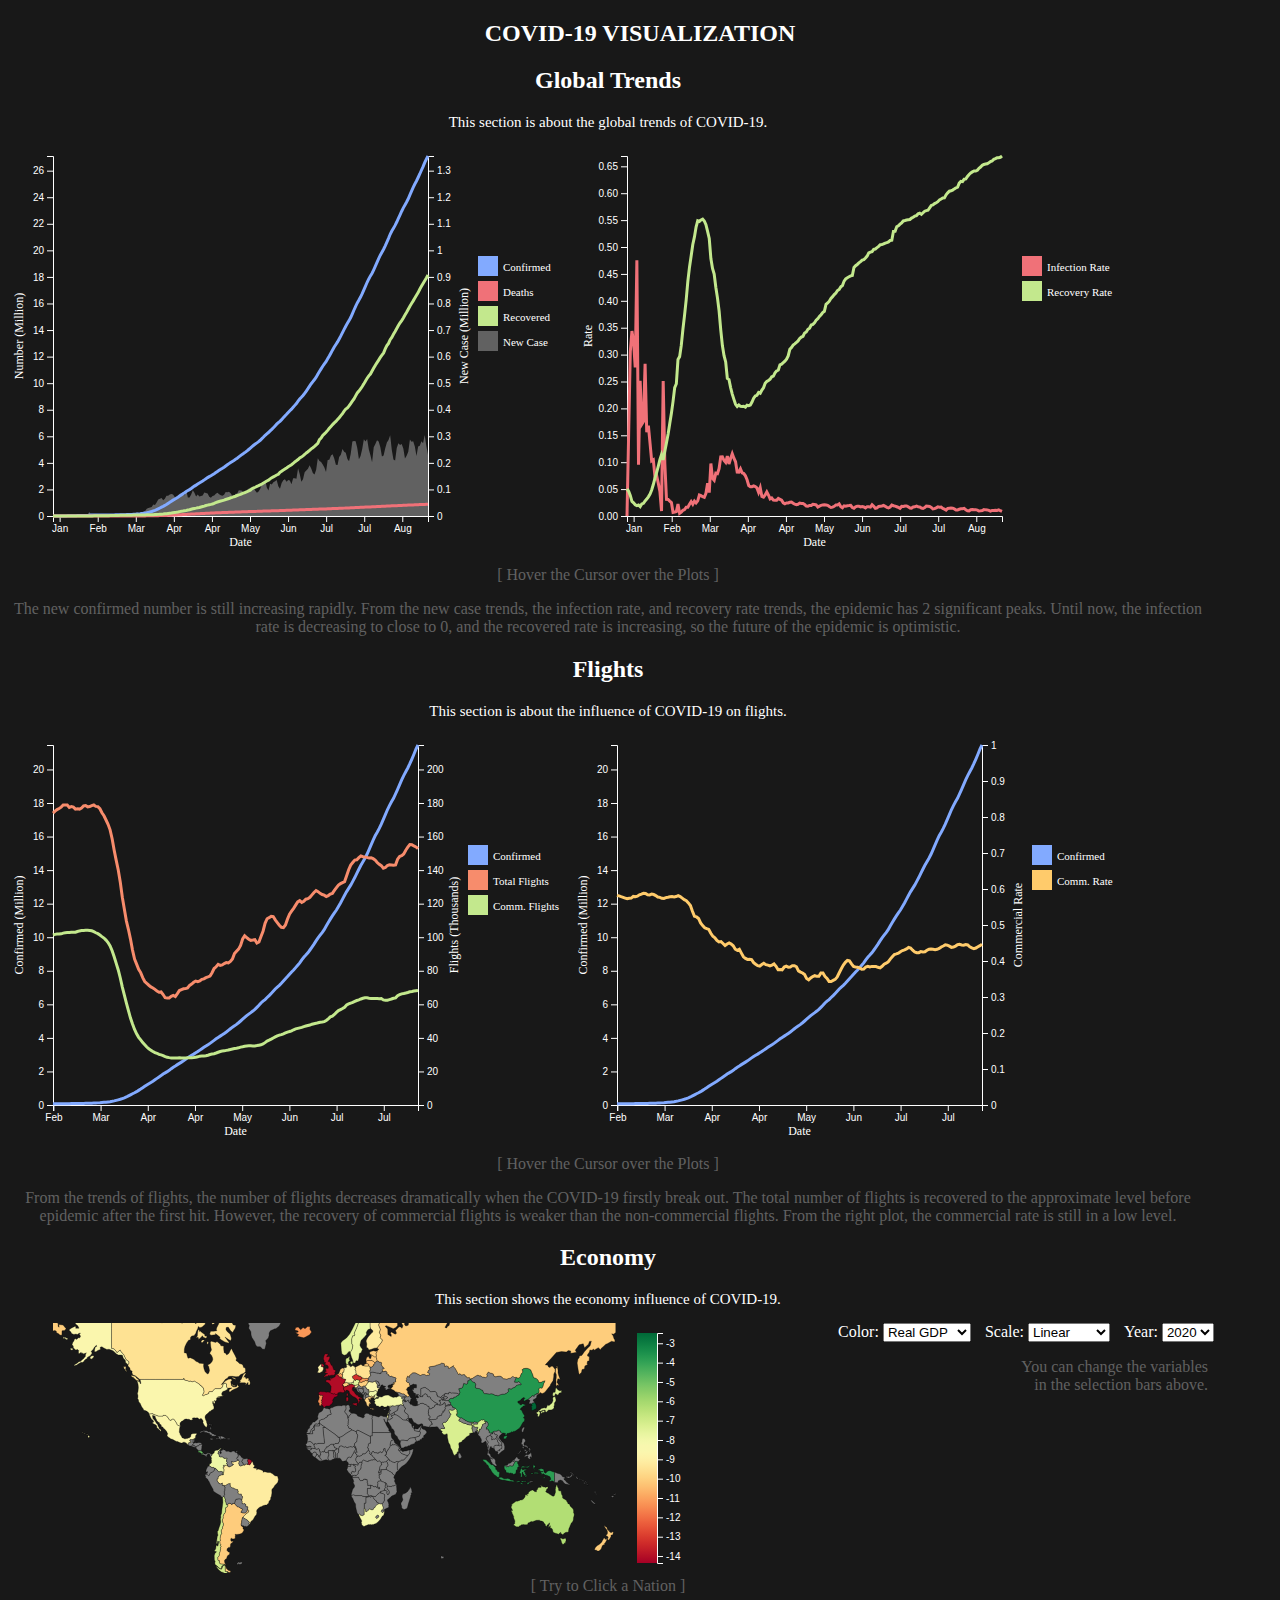
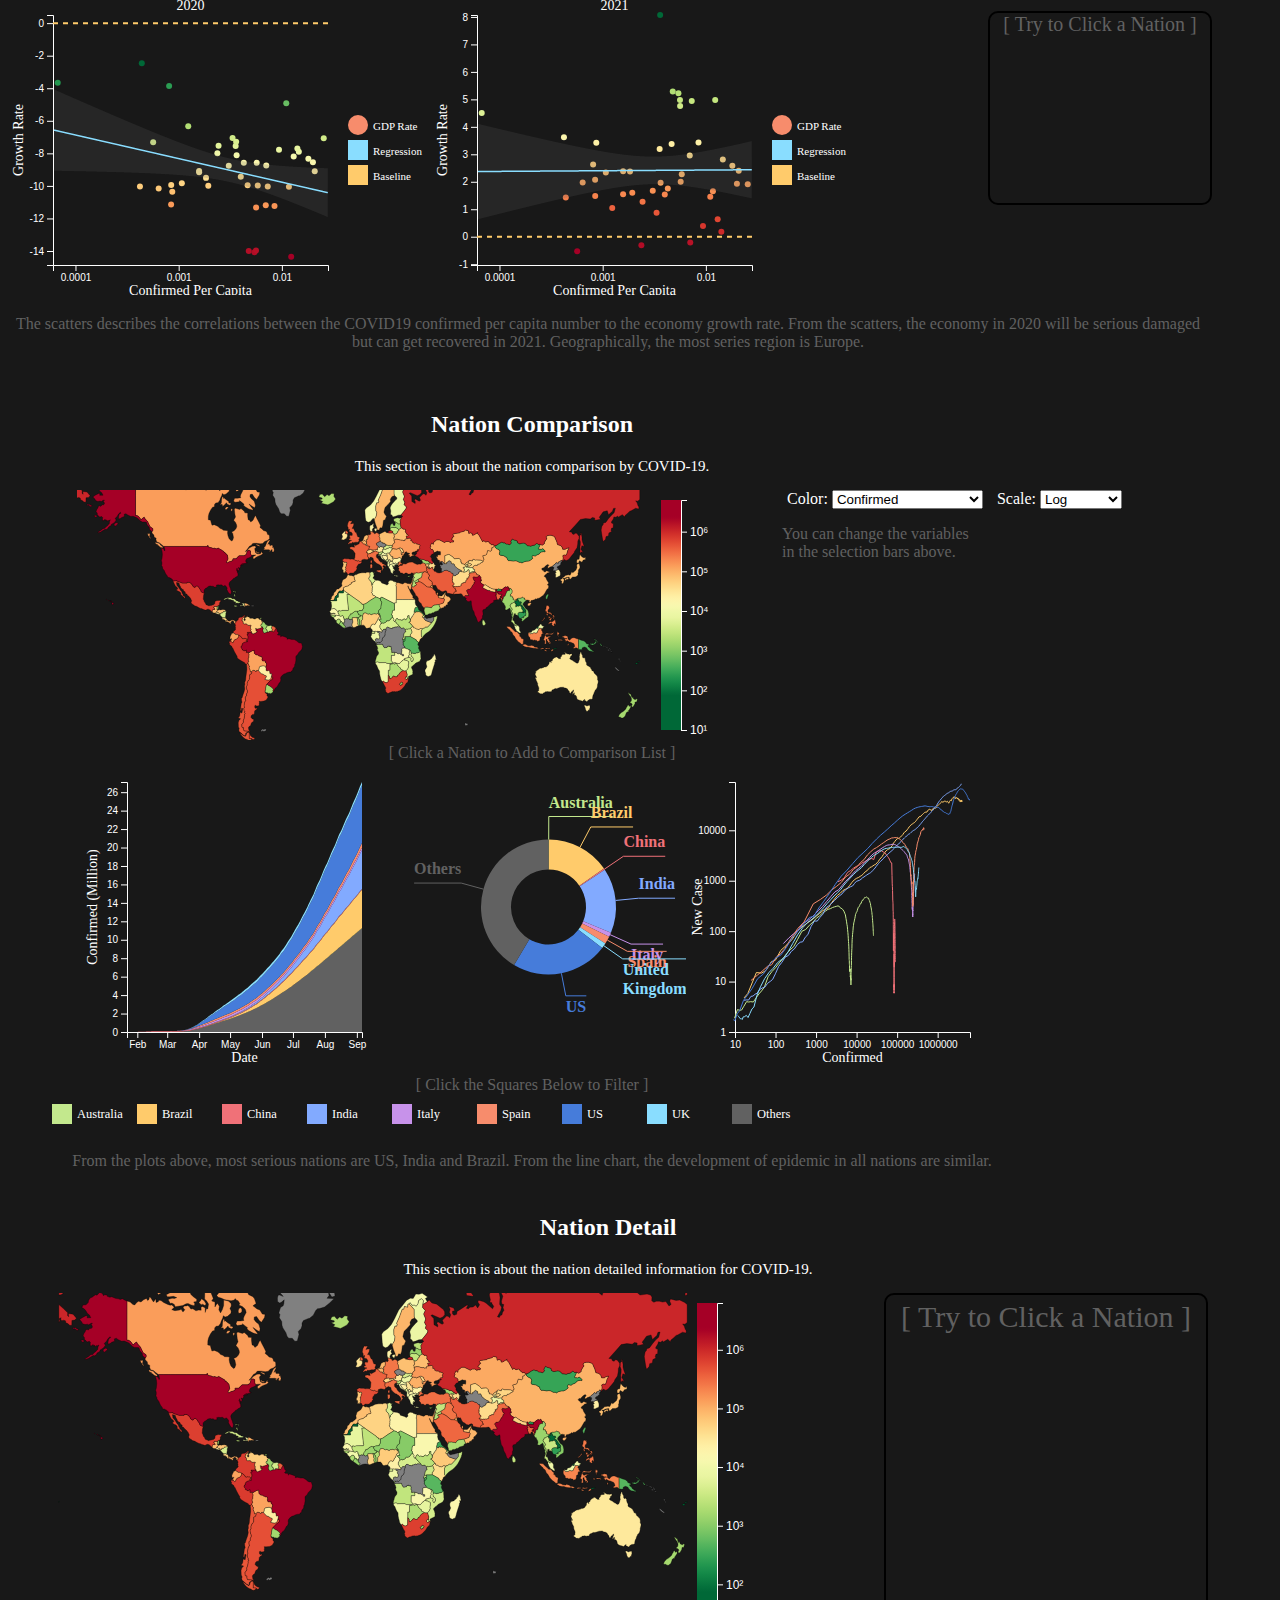
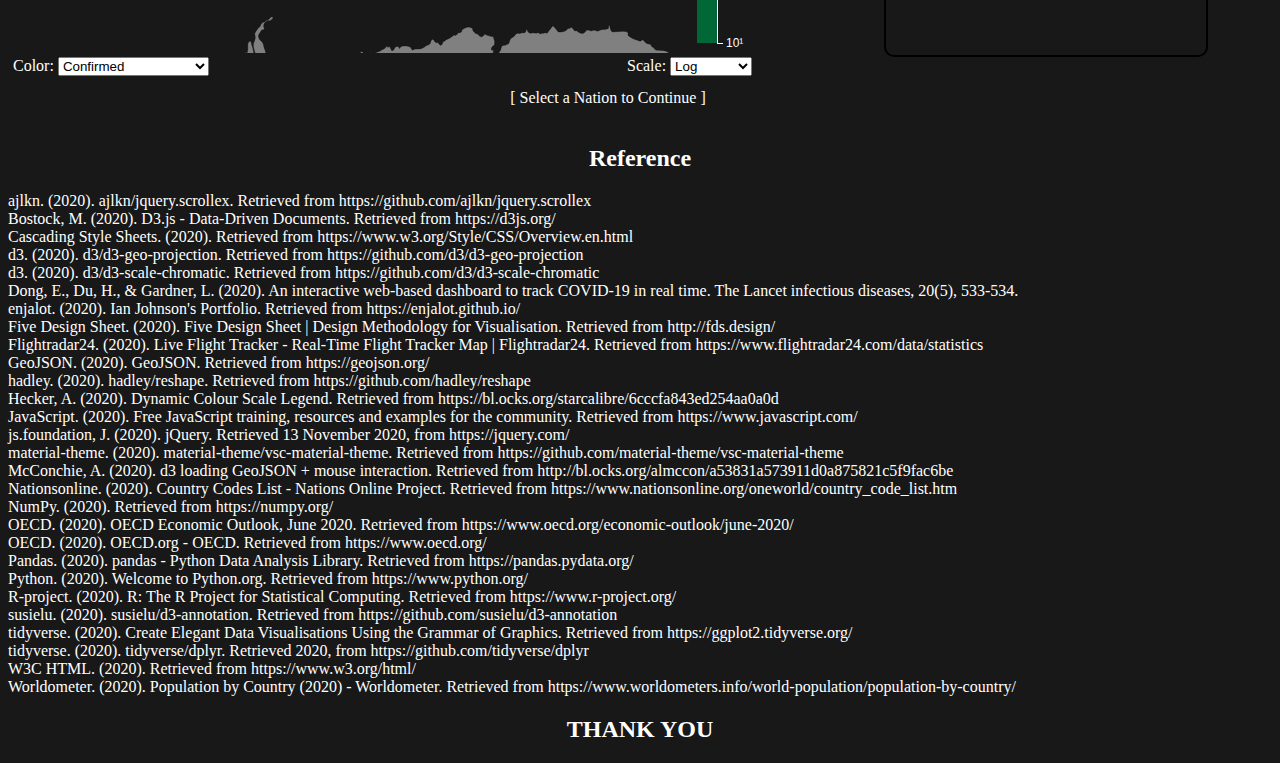
<file: covid19_visualization/index.html>
<!DOCTYPE html>
<html lang="en">
<head>
    <meta http-equiv="Content-Type" content="text/html; charset=UTF-8">
    <title>COVID-19 VISUALIZATION</title>
    <meta name="viewport" content="width=device-width, initial-scale=1">
    <link rel="stylesheet" href="css/index.css">
</head>
<body class="landing">
    <div id="page-wrapper">
        <!--Title Section-->
        <section class="banner">
            <div class="content">
                <header>
                    <h2>COVID-19 VISUALIZATION</h2>
                </header>
            </div>
        </section>
        <!--Global Trends Section-->
        <section>
            <div class="content" id="global-trend-section" style="width: 1200px">
                <header>
                    <h2>Global Trends</h2>
                    <p class="subtitle">
                        This section is about the global trends of COVID-19.
                    </p>
                </header>
                <div class="horizontal-list svg-container">
                    <svg class="line-chart" id="global-trend-left" width="570px" height="400px"></svg>
                    <svg class="line-chart" id="global-trend-right" width="570px" height="400px"></svg>
                </div>
                <p style="text-align: center; color: #616161">
                    [ Hover the Cursor over the Plots ]
                </p>
                <p style="text-align: center; color: #616161">
                    The new confirmed number is still increasing rapidly.
                    From the new case trends, the infection rate, and recovery rate trends, the epidemic has 2
                    significant peaks. Until now, the infection rate is decreasing to close to 0, and the recovered
                    rate is increasing, so the future of the epidemic is optimistic.
                </p>
            </div>
        </section>
        <!--Flights Section-->
        <section>
            <div class="content" id="flights-section" style="width: 1200px">
                <header>
                    <h2>Flights</h2>
                    <p class="subtitle">
                        This section is about the influence of COVID-19 on flights.
                    </p>
                </header>
                <div class="horizontal-list svg-container">
                    <svg class="line-chart" id="flights-trend-left" width="560px" height="400px"></svg>
                    <svg class="line-chart" id="flights-trend-right" width="560px" height="400px"></svg>
                </div>
                <p style="text-align: center; color: #616161">
                    [ Hover the Cursor over the Plots ]
                </p>
                <p style="text-align: center; color: #616161">
                    From the trends of flights, the number of flights decreases dramatically when the COVID-19
                    firstly break out. The total number of flights is recovered to the approximate level before epidemic
                    after the first hit. However, the recovery of commercial flights is weaker than the non-commercial
                    flights.
                    From the right plot, the commercial rate is still in a low level.
                </p>
            </div>
        </section>
        <!--Economy Section-->
        <section>
            <div id="economy-section" class="content" style="width: 1200px">
                <header>
                    <h2>Economy</h2>
                    <p class="subtitle">
                        This section shows the economy influence of COVID-19.
                    </p>
                </header>

                <div class="horizontal-list svg-container">
                    <div style="float:right;width:375px;height:200px">
                        <label class="selection">
                            Color:
                            <select name="economy-world-map-fill" id="economy-world-map-fill">
                                <option value="gdp_rate">Real GDP</option>
                                <option value="investment">Investment</option>
                                <option value="demand">Demand</option>
                            </select>
                        </label>
                        <label class="selection">
                            Scale:
                            <select name="economy-world-map-scale" id="economy-world-map-scale">
                                <option value="linear">Linear</option>
                                <option value="percentile">Percentile</option>
                            </select>
                        </label>
                        <label class="selection">
                            Year:
                            <select name="economy-world-map-year" id="economy-world-map-year">
                                <option value="oecd_2020">2020</option>
                                <option value="oecd_2021">2021</option>
                            </select>
                        </label>
                        <p style="color:#616161; text-align: right">
                            You can change the variables<br/>in the selection bars above.
                        </p>
                    </div>
                    <svg id="economy-world-map" class="world-map" width="580px" height="250px"></svg>
                    <svg id="economy-color-bar" class="color-bar" width="55px" height="250px"></svg>
                </div>
                <p class="world-map-bottom-text" id="economy-world-map-bottom-text" style="color: #616161">
                    [ Try to Click a Nation ]</p>
                <div class="horizontal-list svg-container">
                    <div style="float:right">
                        <p></p>
                        <div style="float:right;width:220px;height:190px">
                            <div id="economy-description-container"
                                 style="width:220px;height:190px;border:solid 2px;border-radius:10px">
                                <p style="color: #616161; margin: auto; text-align: center">[ Try to Click a Nation
                                    ]</p>
                            </div>
                        </div>
                    </div>
                    <svg class="scatter-chart" id="economy-left" width="420px" height="300px"></svg>
                    <svg class="scatter-chart" id="economy-right" width="420px" height="300px"></svg>
                </div>
                <div>
                    <p style="text-align: center; color: #616161">
                        The scatters describes the correlations between the COVID19 confirmed per capita
                        number to the economy growth rate. From the scatters, the economy in 2020 will be
                        serious damaged but can get recovered in 2021. Geographically, the most series
                        region is Europe.
                    </p>
                </div>
            </div>
        </section>
        <!--Nation Comparison Section-->
        <section>
            <div id="nation-comparison-section" class="content" style="padding: 1.5em; width: 1000px">
                <header>
                    <h2>Nation Comparison</h2>
                    <p class="subtitle">
                        This section is about the nation comparison by COVID-19.
                    </p>
                </header>
                <div class="horizontal-list svg-container">
                    <div style="float:right;width:250px;height:150px">
                        <label class="selection">
                            Color:
                            <select name="nation-world-map-fill" id="nation-world-map-fill1">
                                <option value="confirmed">Confirmed</option>
                                <option value="confirmed_per_capita">Confirmed Per Capita</option>
                            </select>
                        </label>
                        <label class="selection">
                            Scale:
                            <select name="nation-world-map-scale" id="nation-world-map-scale1">
                                <option value="log">Log</option>
                                <option value="percentile">Percentile</option>
                                <option value="linear">Linear</option>
                            </select>
                        </label>
                        <p style="color:#616161">
                            You can change the variables<br/>in the selection bars above.
                        </p>
                    </div>
                    <svg id="nation-comparison-world-map" class="world-map" width="580px" height="250px"></svg>
                    <svg id="nation-comparison-color-bar" class="color-bar" width="55px" height="250px"></svg>
                </div>
                <p id="comparison-world-map-bottom-text" class="world-map-bottom-text" style="color: #616161">
                    [ Click a Nation to Add to Comparison List ]</p>
                <div class="horizontal-list svg-container" style="width: 900px">
                    <svg class="area-chart" id="comparison-left" width="300px" height="310px"></svg>
                    <svg class="pie-chart" id="comparison-right" width="300px" height="310px"></svg>
                    <svg class="line-chart" id="comparison-mid" width="300px" height="310px"></svg>
                </div>
                <p style="text-align: center; margin-top:0;margin-bottom:10px; color: #616161">
                    [ Click the Squares Below to Filter ]
                </p>
                <div class="svg-container">
                    <svg class="legend-bottom" id="comparison-legend" width="1080px" height="20px"></svg>
                    <svg class="legend-bottom" id="comparison-legend2" width="1080px" height="20px"></svg>
                </div>
                <p style="text-align: center; margin:0; color: #616161">
                    From the plots above, most serious nations are US, India and Brazil. From the line chart,
                    the development of epidemic in all nations are similar.
                </p>
            </div>
        </section>
        <!--Nation Detail Section-->
        <section>
            <div class="content" id="nation-detail-div" style="width: 1200px">
                <header>
                    <h2>Nation Detail</h2>
                    <p class="subtitle">
                        This section is about the nation detailed information for COVID-19.
                    </p>
                </header>

                <div id="nation-detail-description-container"
                     style="float:right;width:320px;height:360px;border:solid 2px;border-radius:10px">
                    <p style="color:#616161;margin:5px 5px;text-align:center;font-size:30px">
                        [ Try to Click a Nation ]</p>
                </div>

                <div class="horizontal-list svg-container">
                    <svg id="nation-detail-world-map" class="world-map" width="640px" height="360px"></svg>
                    <svg id="nation-detail-color-bar" class="color-bar" width="55px" height="360px"></svg>
                </div>
                <div class="horizontal-list">
                    <label class="selection" style="width: 50%; display: inline-block">
                        Color:
                        <select name="nation-world-map-fill" id="nation-world-map-fill2">
                            <option value="confirmed">Confirmed</option>
                            <option value="confirmed_per_capita">Confirmed Per Capita</option>
                        </select>
                    </label>
                    <label class="selection" style="width: 50%; display: inline-block">
                        Scale:
                        <select name="nation-world-map-scale" id="nation-world-map-scale2">
                            <option value="log">Log</option>
                            <option value="percentile">Percentile</option>
                            <option value="linear">Linear</option>
                        </select>
                    </label>
                    <p class="world-map-bottom-text" id="nation-world-map-bottom-text">
                        [ Select a Nation to Continue ]</p>
                </div>
                <div class="horizontal-list svg-container"
                     style="width: 1200px;margin-top: 0">
                    <svg class="line-chart" id="nation-detail-left" width="530px" height="0px"></svg>
                    <svg class="line-chart" id="nation-detail-right" width="530px" height="0px"></svg>
                </div>
            </div>
        </section>
        <!--Reference Section-->
        <section>
            <div class="content">
                <h2>
                    Reference
                </h2>
                <p style="text-align: left">
                    ajlkn. (2020). ajlkn/jquery.scrollex. Retrieved from https://github.com/ajlkn/jquery.scrollex <br/>

                    Bostock, M. (2020). D3.js - Data-Driven Documents. Retrieved from https://d3js.org/<br/>

                    Cascading Style Sheets. (2020). Retrieved from https://www.w3.org/Style/CSS/Overview.en.html<br/>

                    d3. (2020). d3/d3-geo-projection. Retrieved from https://github.com/d3/d3-geo-projection<br/>

                    d3. (2020). d3/d3-scale-chromatic. Retrieved from https://github.com/d3/d3-scale-chromatic<br/>

                    Dong, E., Du, H., & Gardner, L. (2020). An interactive web-based dashboard to track COVID-19 in real
                    time. The Lancet infectious diseases, 20(5), 533-534.<br/>

                    enjalot. (2020). Ian Johnson's Portfolio. Retrieved from https://enjalot.github.io/<br/>

                    Five Design Sheet. (2020). Five Design Sheet | Design Methodology for Visualisation. Retrieved from
                    http://fds.design/<br/>

                    Flightradar24. (2020). Live Flight Tracker - Real-Time Flight Tracker Map | Flightradar24. Retrieved
                    from https://www.flightradar24.com/data/statistics<br/>

                    GeoJSON. (2020). GeoJSON. Retrieved from https://geojson.org/<br/>

                    hadley. (2020). hadley/reshape. Retrieved from https://github.com/hadley/reshape<br/>

                    Hecker, A. (2020). Dynamic Colour Scale Legend. Retrieved from
                    https://bl.ocks.org/starcalibre/6cccfa843ed254aa0a0d<br/>

                    JavaScript. (2020). Free JavaScript training, resources and examples for the community. Retrieved
                    from https://www.javascript.com/<br/>

                    js.foundation, J. (2020). jQuery. Retrieved 13 November 2020, from https://jquery.com/<br/>

                    material-theme. (2020). material-theme/vsc-material-theme. Retrieved from
                    https://github.com/material-theme/vsc-material-theme<br/>

                    McConchie, A. (2020). d3 loading GeoJSON + mouse interaction. Retrieved from
                    http://bl.ocks.org/almccon/a53831a573911d0a875821c5f9fac6be<br/>

                    Nationsonline. (2020). Country Codes List - Nations Online Project. Retrieved from
                    https://www.nationsonline.org/oneworld/country_code_list.htm<br/>

                    NumPy. (2020). Retrieved from https://numpy.org/<br/>

                    OECD. (2020). OECD Economic Outlook, June 2020. Retrieved from
                    https://www.oecd.org/economic-outlook/june-2020/<br/>

                    OECD. (2020). OECD.org - OECD. Retrieved from https://www.oecd.org/<br/>

                    Pandas. (2020). pandas - Python Data Analysis Library. Retrieved from
                    https://pandas.pydata.org/<br/>

                    Python. (2020). Welcome to Python.org. Retrieved from https://www.python.org/<br/>

                    R-project. (2020). R: The R Project for Statistical Computing. Retrieved from
                    https://www.r-project.org/<br/>

                    susielu. (2020). susielu/d3-annotation. Retrieved from https://github.com/susielu/d3-annotation<br/>

                    tidyverse. (2020). Create Elegant Data Visualisations Using the Grammar of Graphics. Retrieved from
                    https://ggplot2.tidyverse.org/<br/>

                    tidyverse. (2020). tidyverse/dplyr. Retrieved 2020, from https://github.com/tidyverse/dplyr<br/>

                    W3C HTML. (2020). Retrieved from https://www.w3.org/html/<br/>

                    Worldometer. (2020). Population by Country (2020) - Worldometer. Retrieved from
                    https://www.worldometers.info/world-population/population-by-country/<br/>


                </p>
            </div>
        </section>
        <!--Ending Section-->
        <section>
            <div class="content">
                <header>
                    <h2>THANK YOU</h2>
                </header>
            </div>
        </section>
    </div>

    <!--JS Libraries-->
    <script src="js/d3.v4.min.js"></script>
    <script src="js/d3-geo-projection.v3.min.js"></script>
    <script src="js/d3-scale-chromatic.v1.min.js"></script>
    <script src="js/d3-annotation.min.js"></script>
    <script src="js/jquery.min.js"></script>
    <script src="js/jquery.scrollex.min.js"></script>
    <script src="js/skel.min.js"></script>

    <!--JS Codes-->
    <script src="js/utils.js"></script>
    <script src="js/global-trend-section.js"></script>
    <script src="js/flights-section.js"></script>
    <script src="js/economy-section.js"></script>
    <script src="js/nation-comparison-section.js"></script>
    <script src="js/nation-detail-section.js"></script>
</body>
</html>
</file>
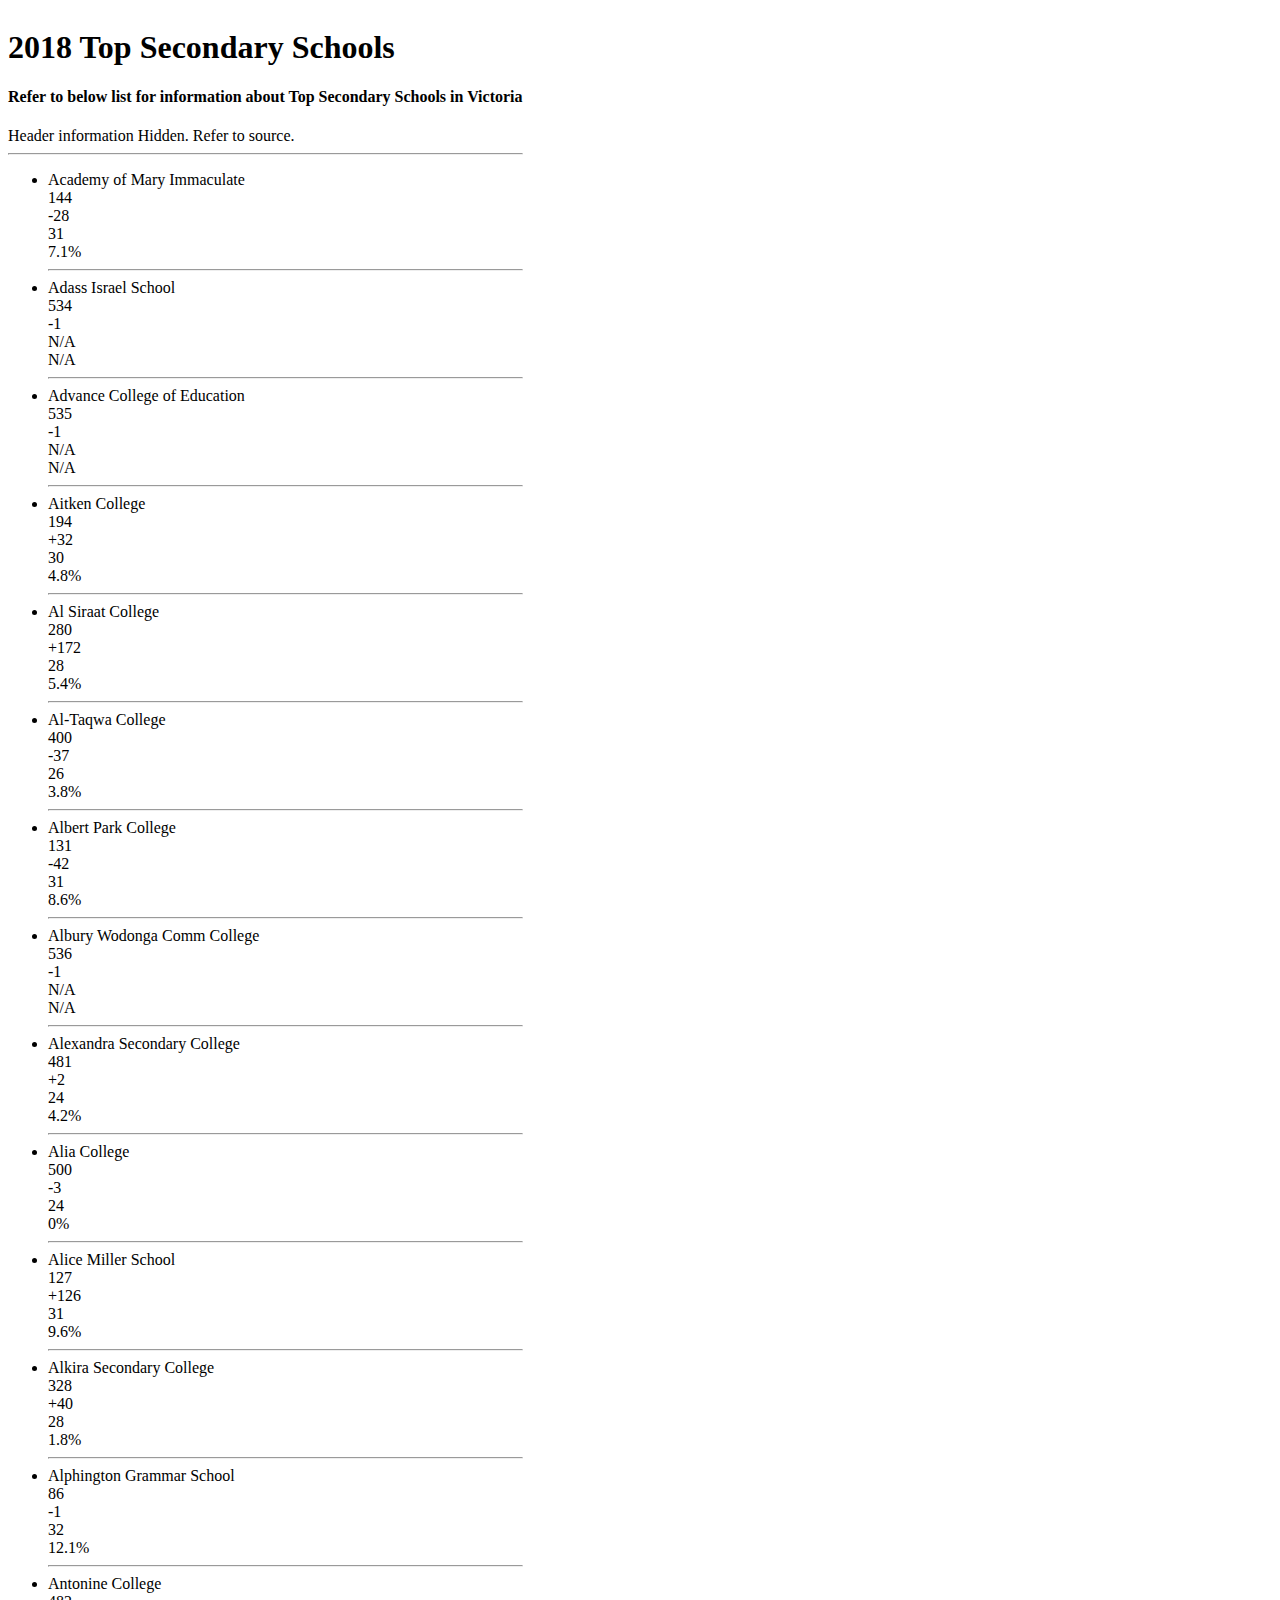
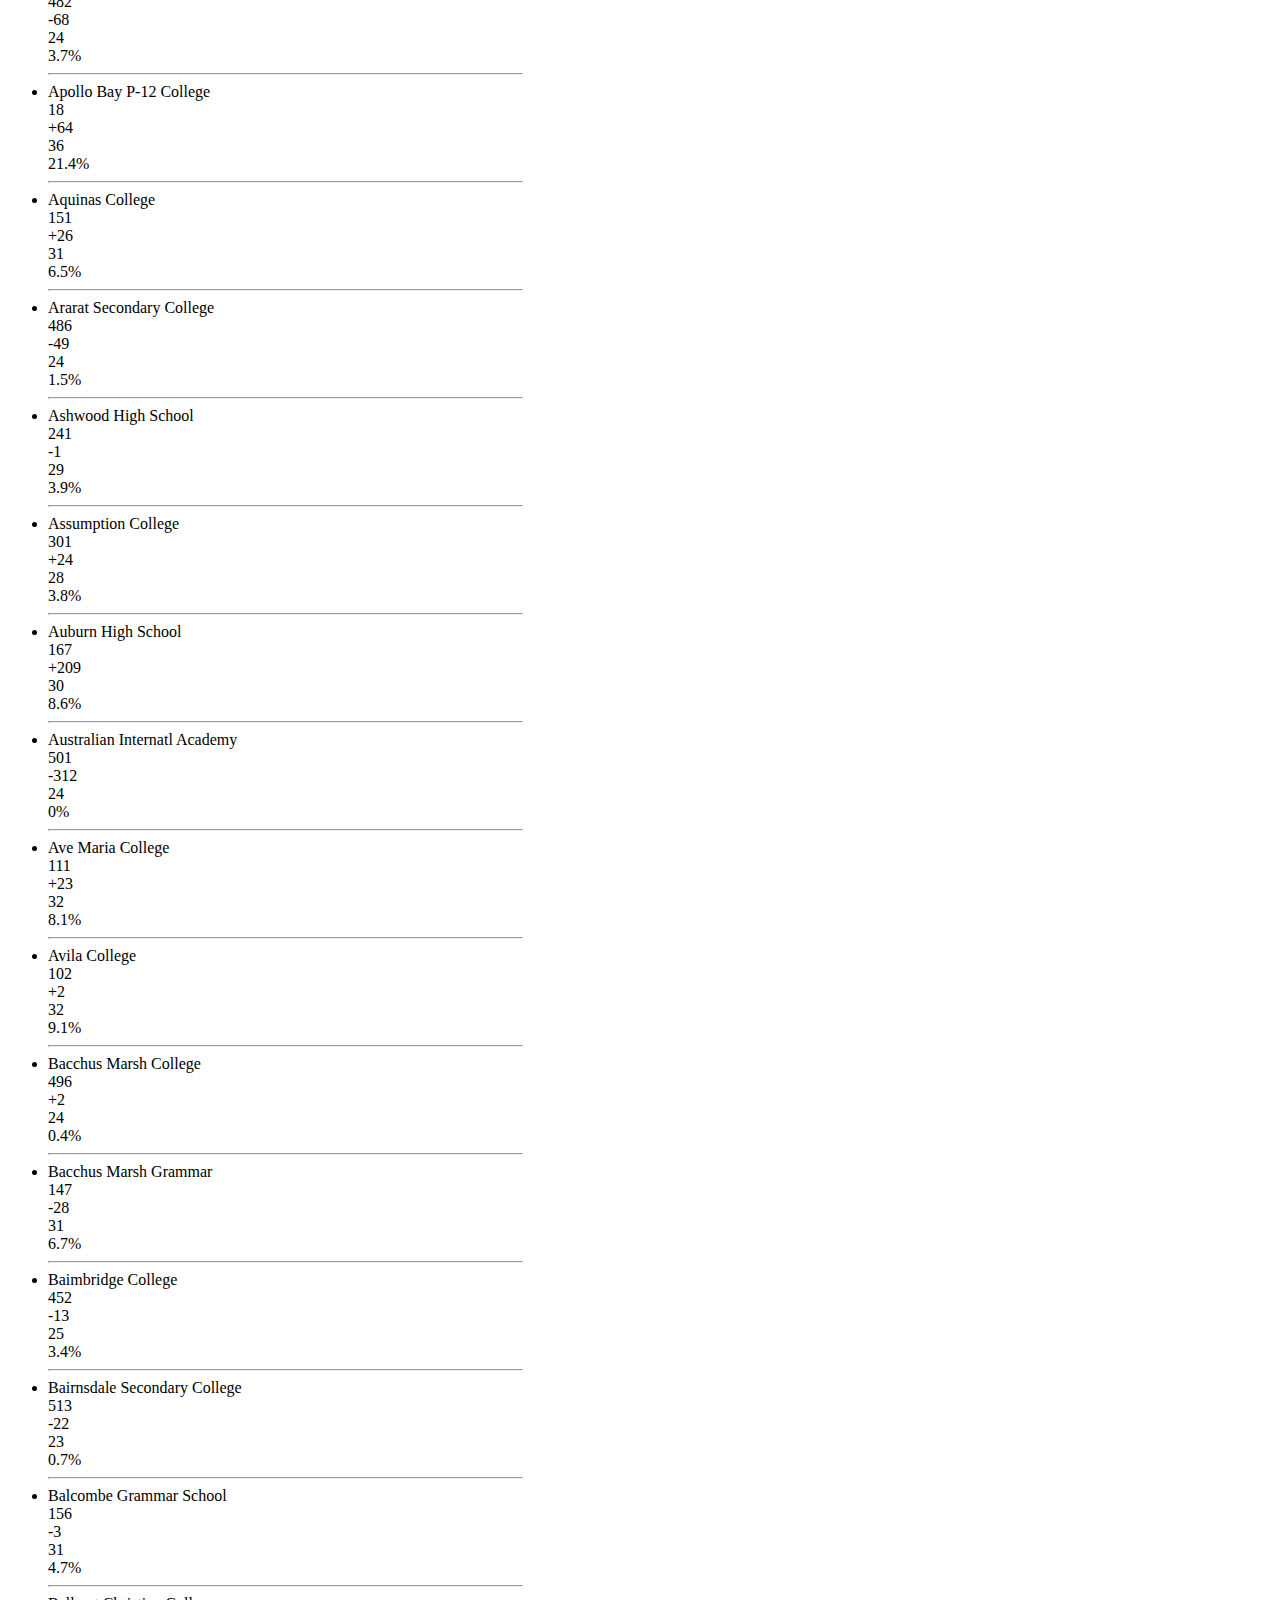
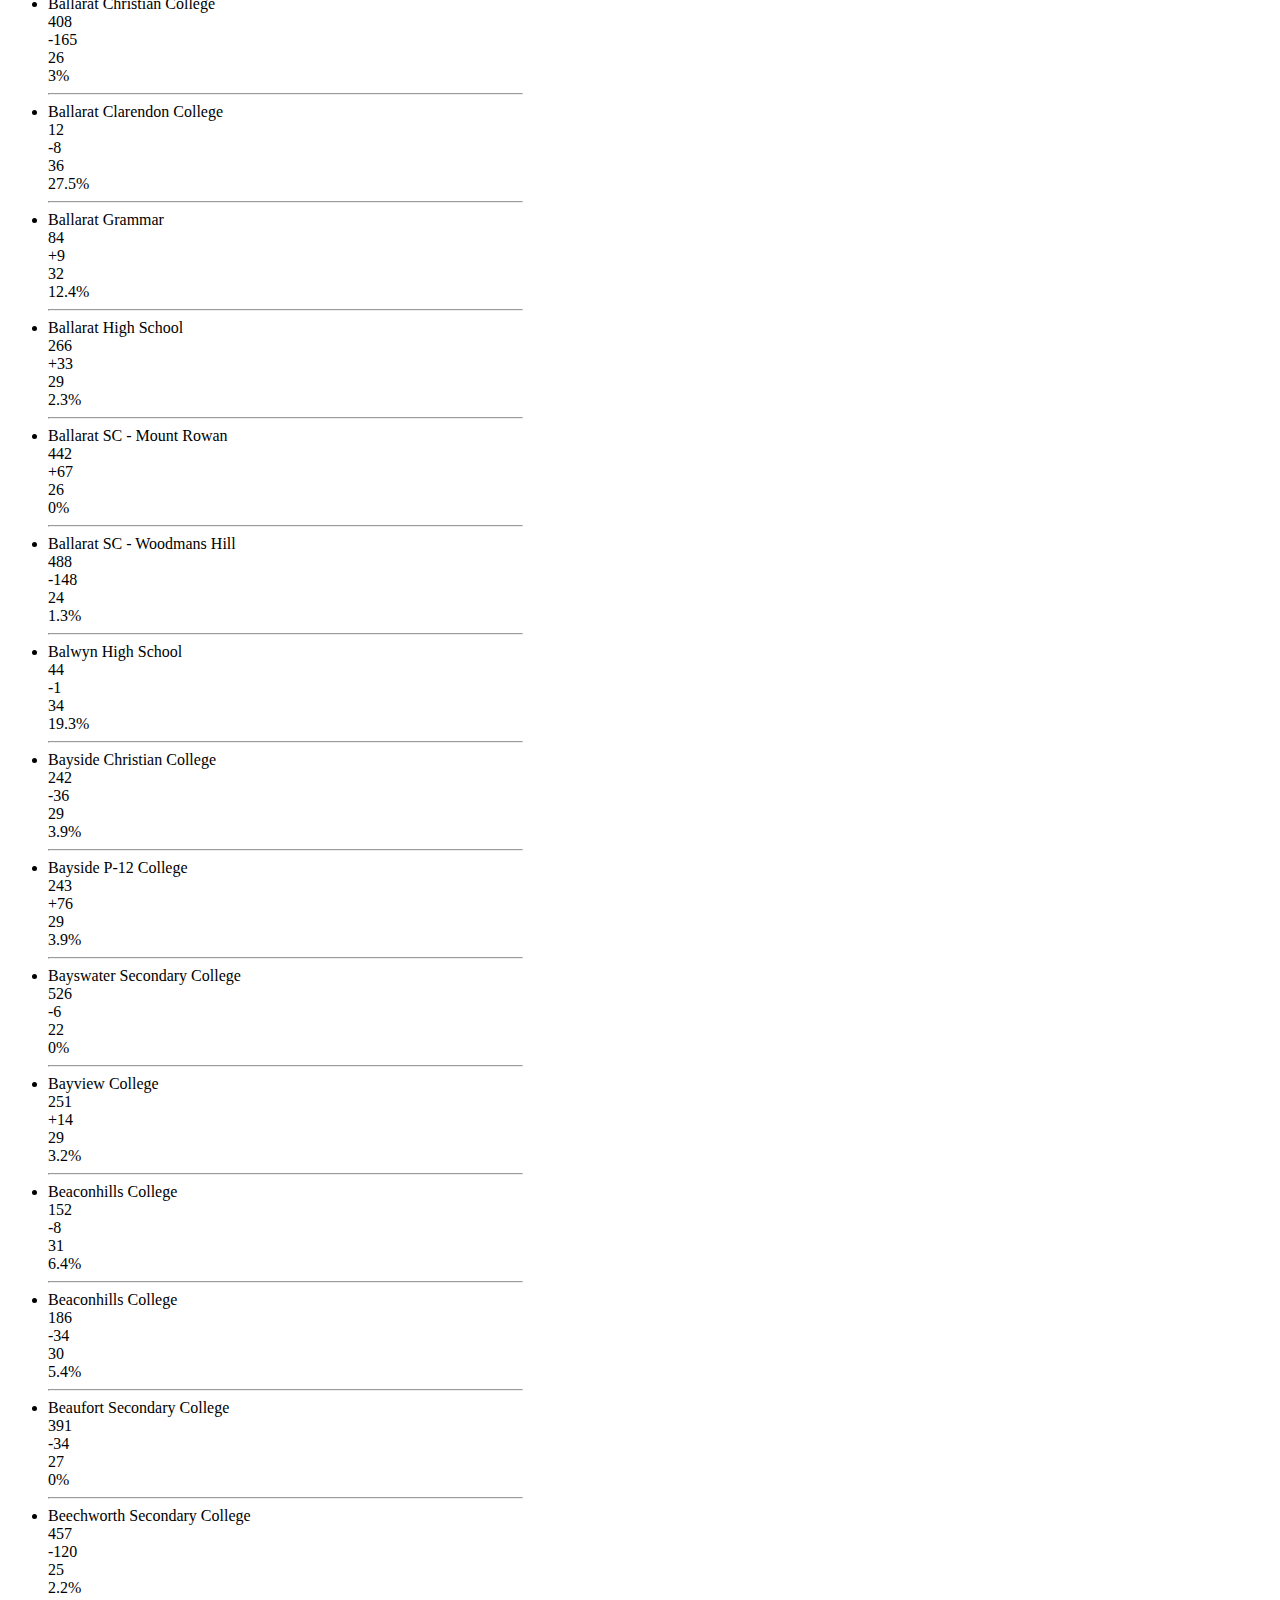
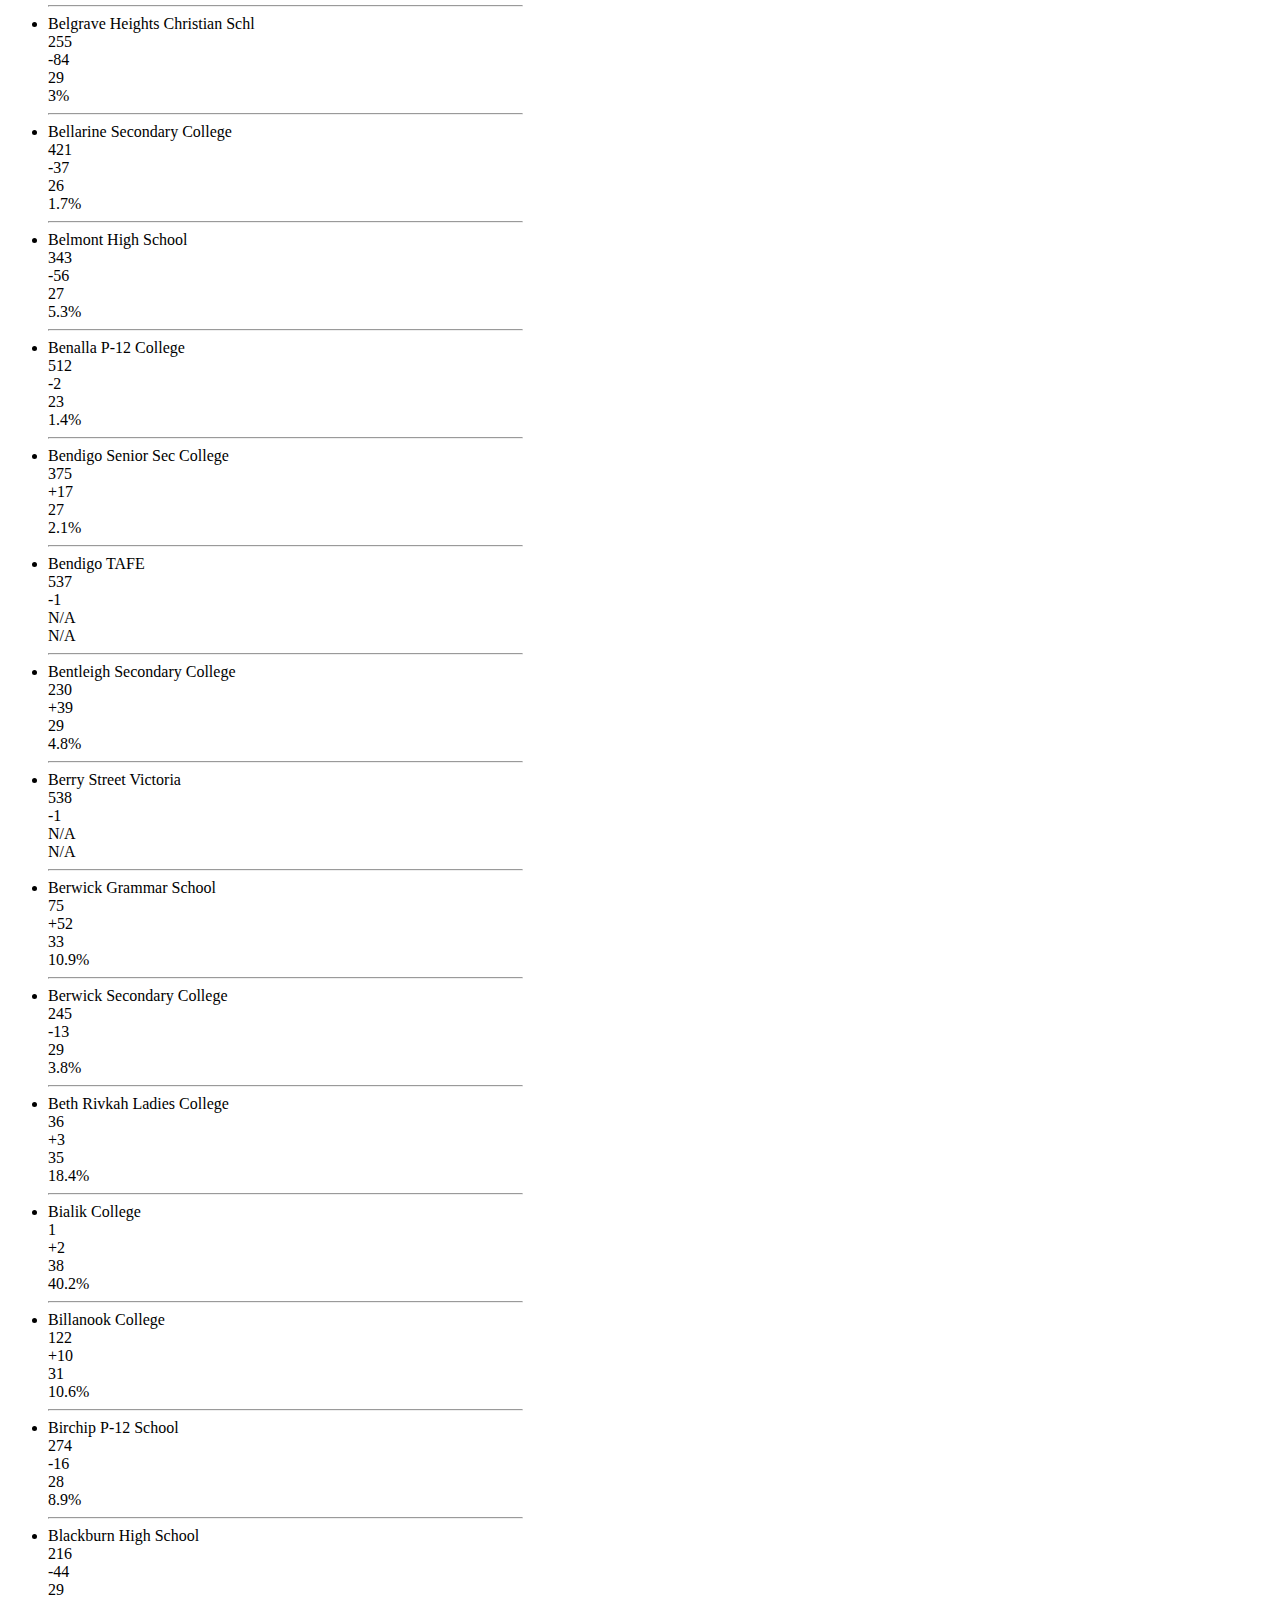
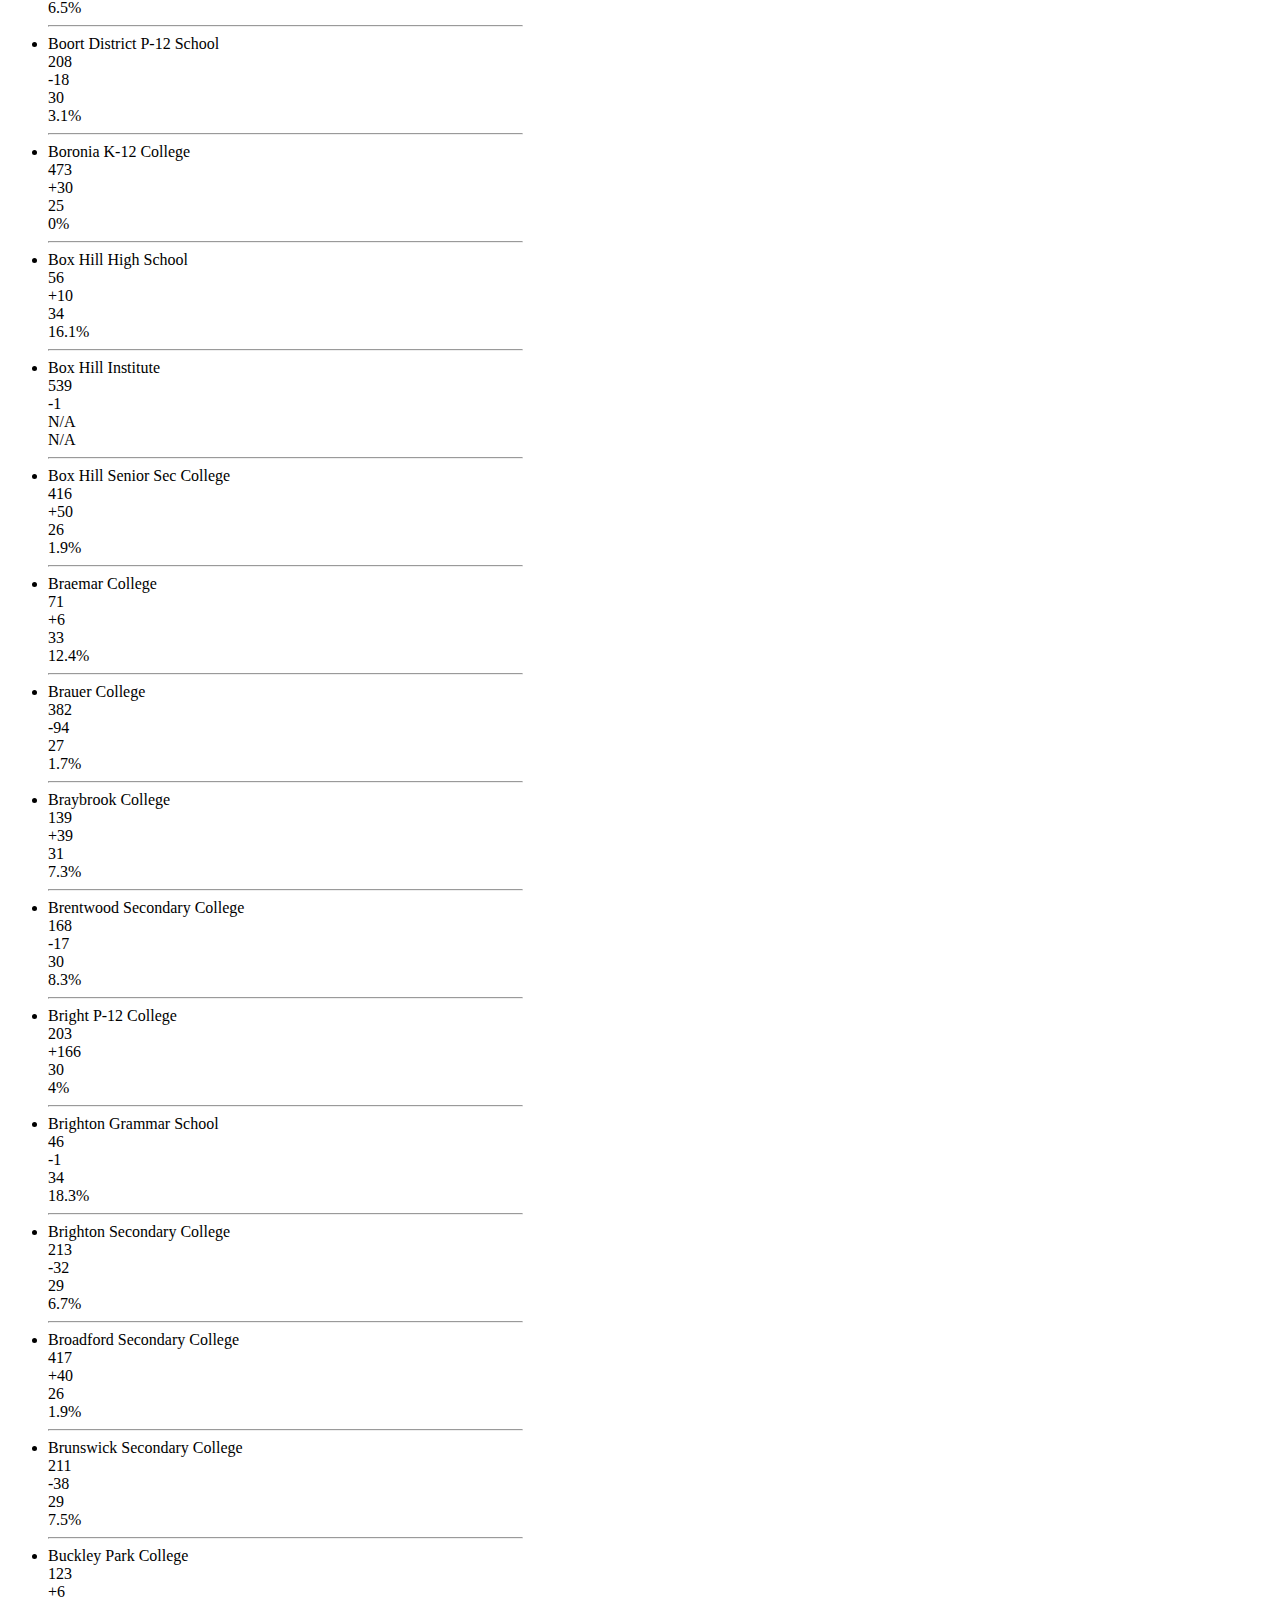
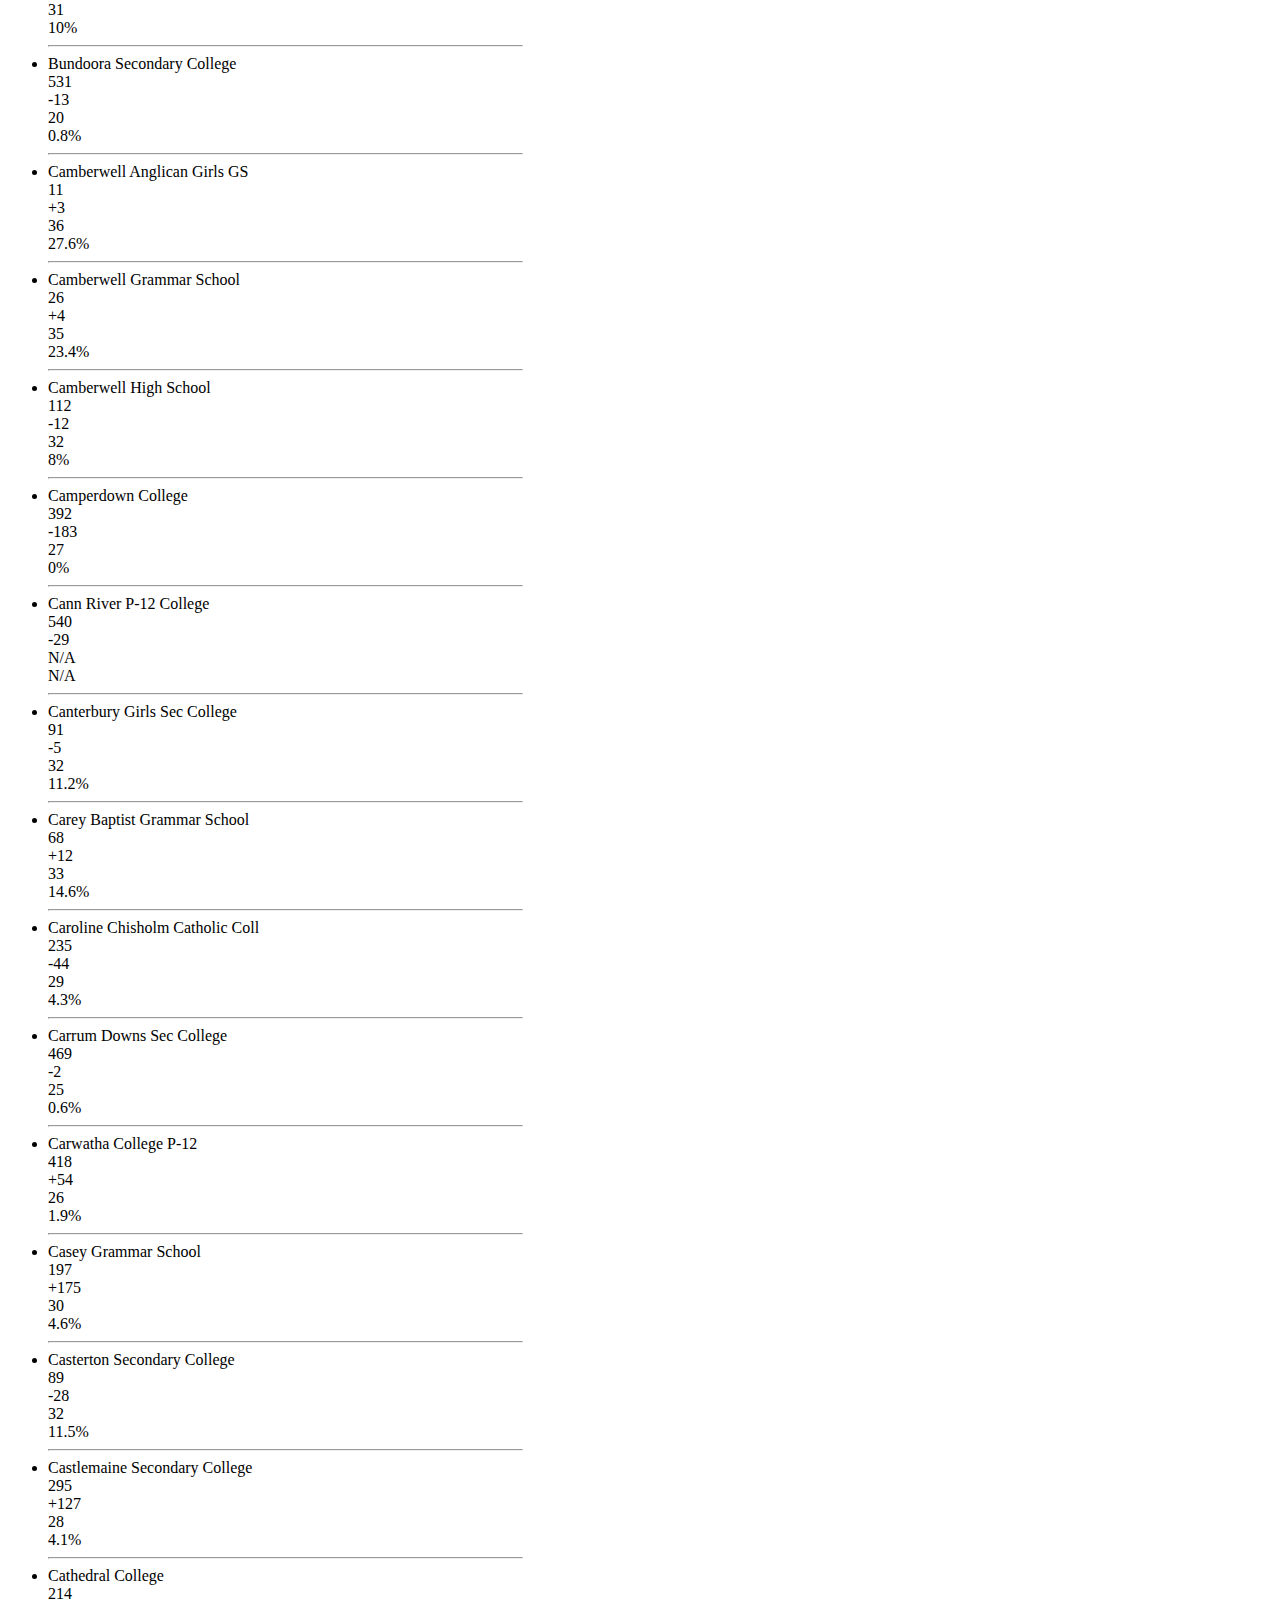
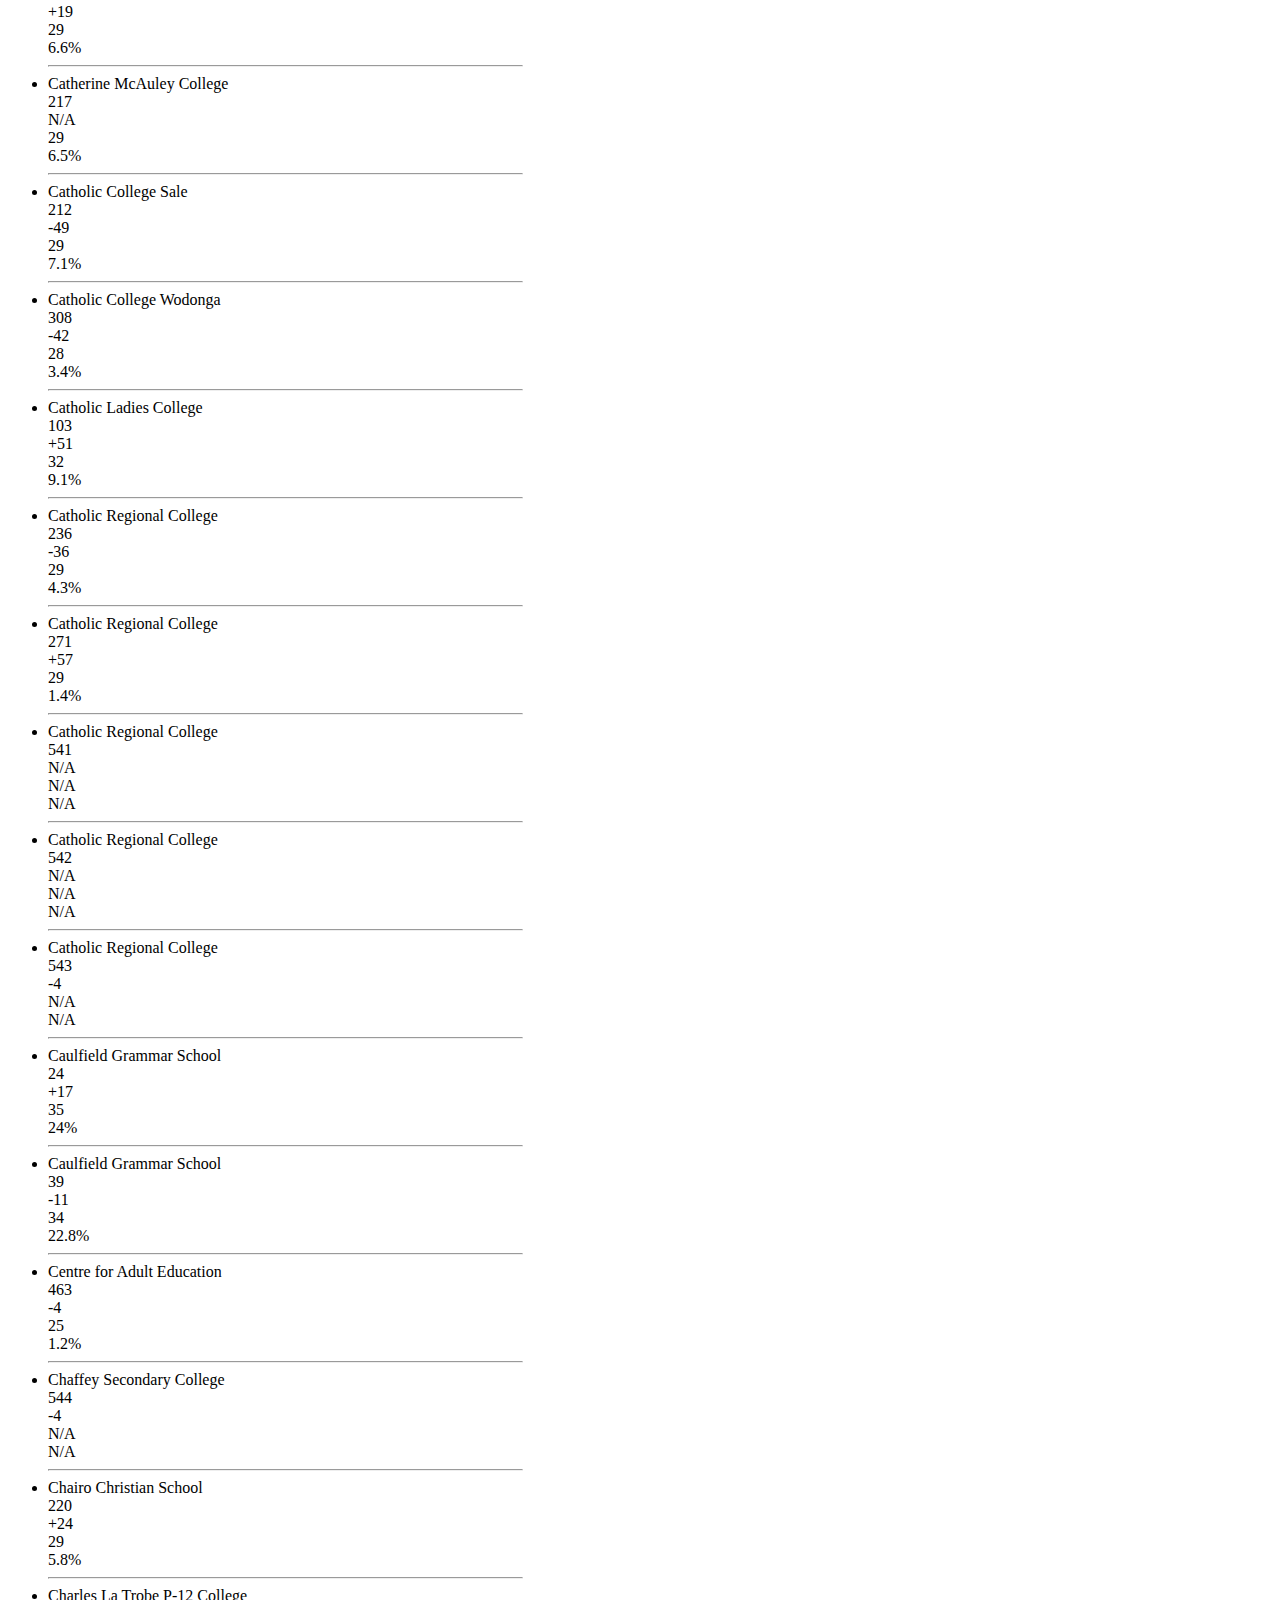
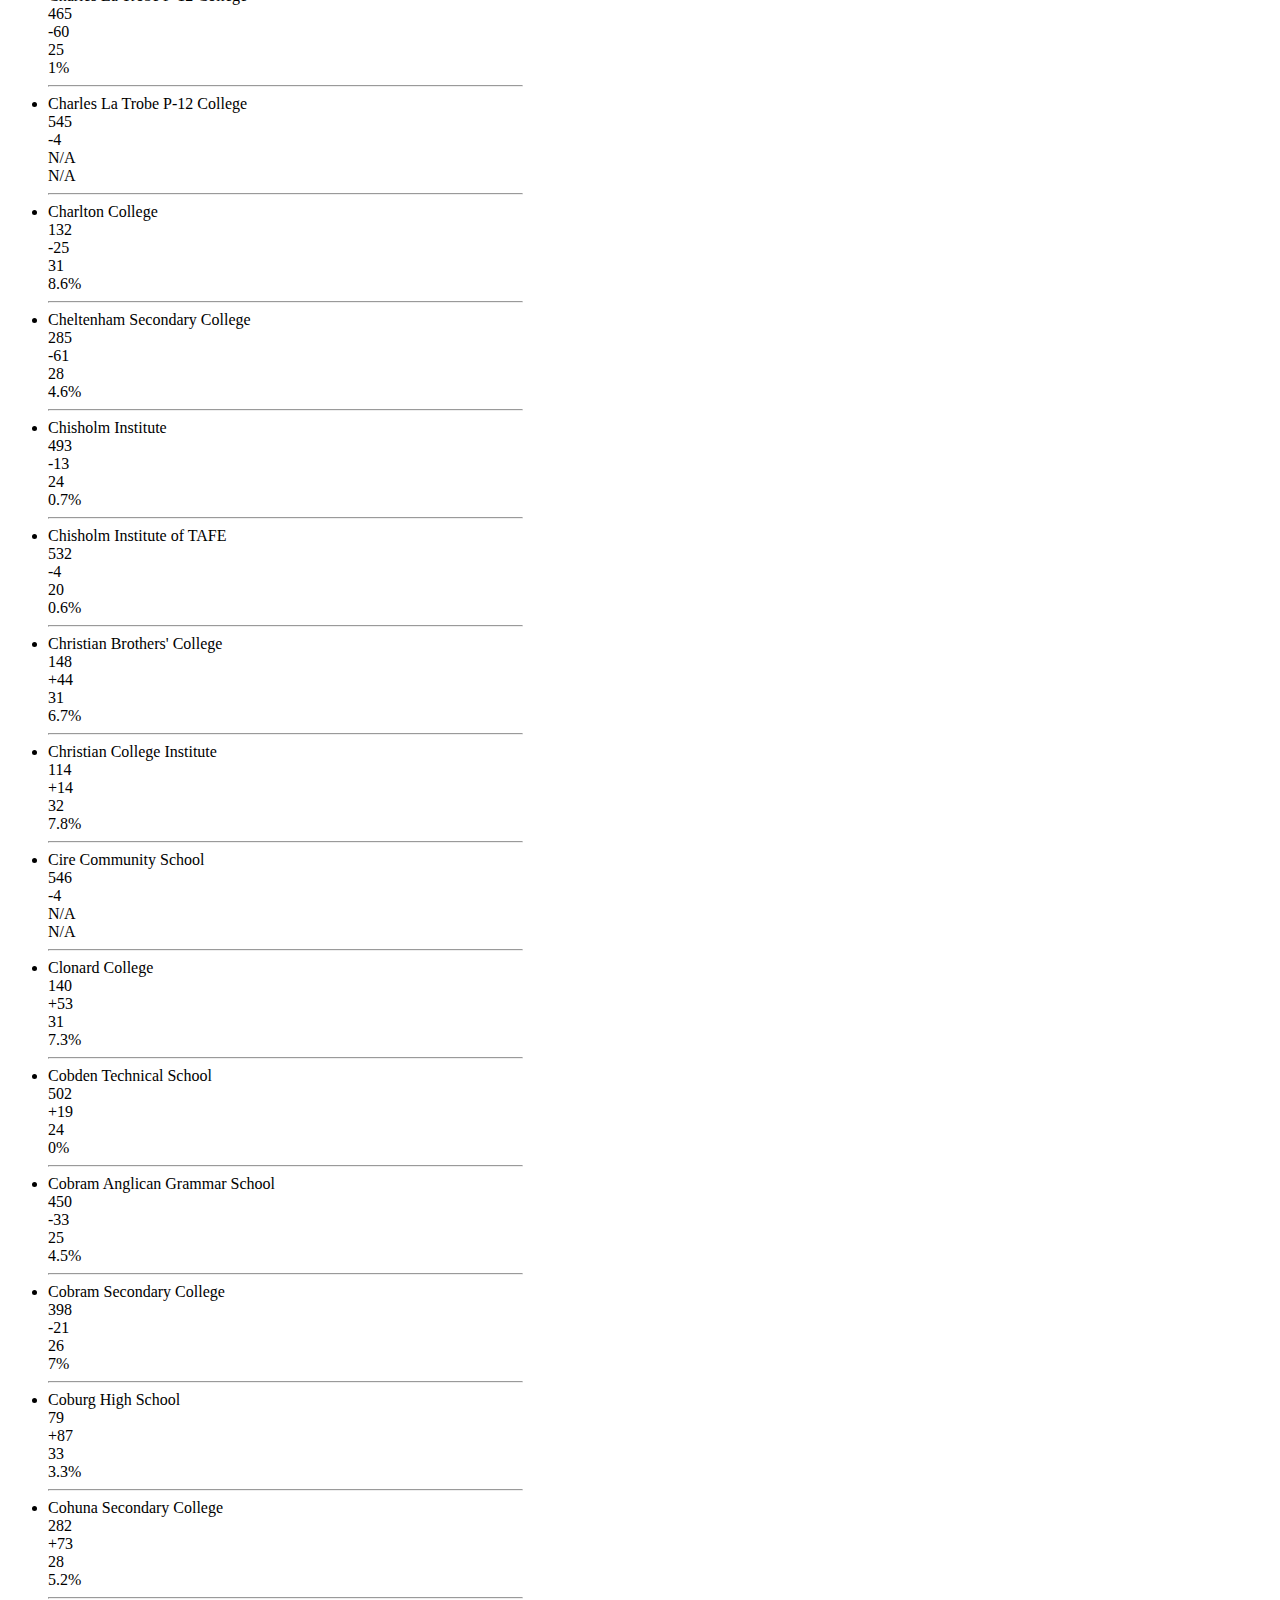
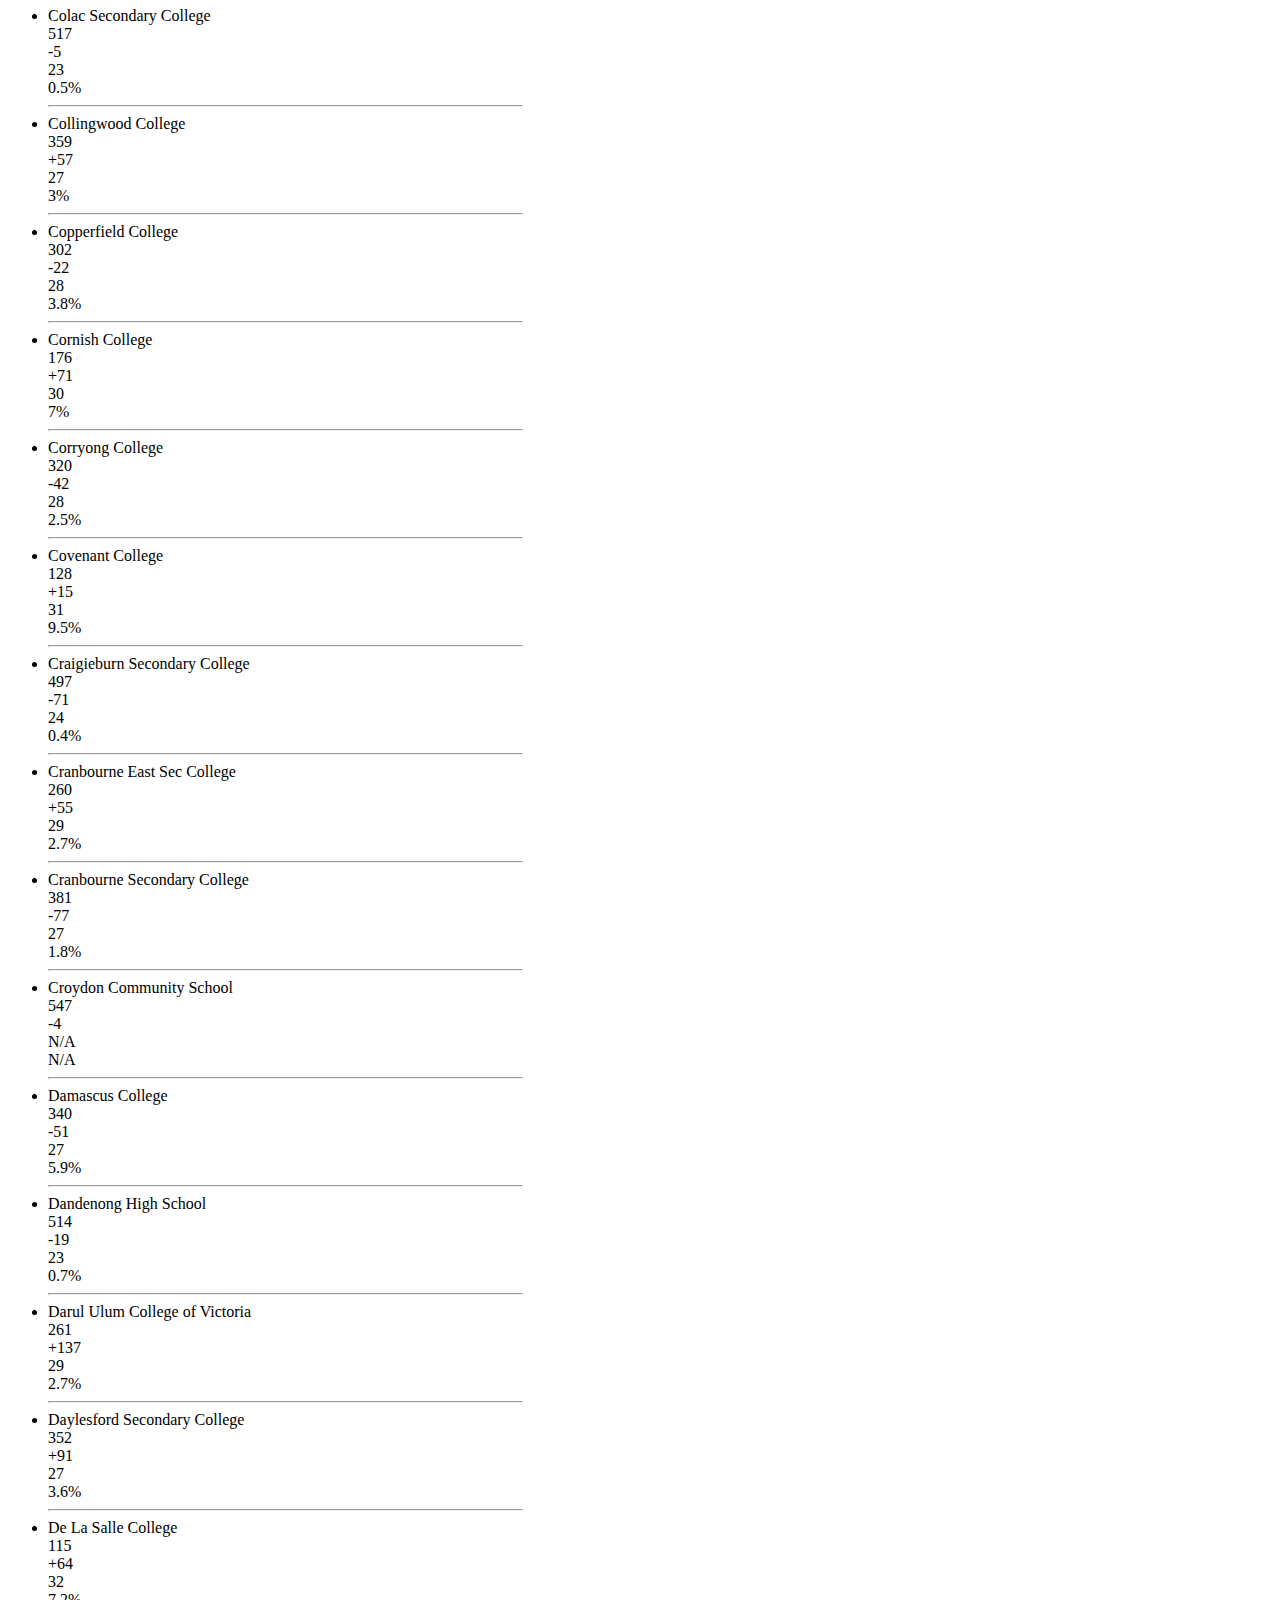
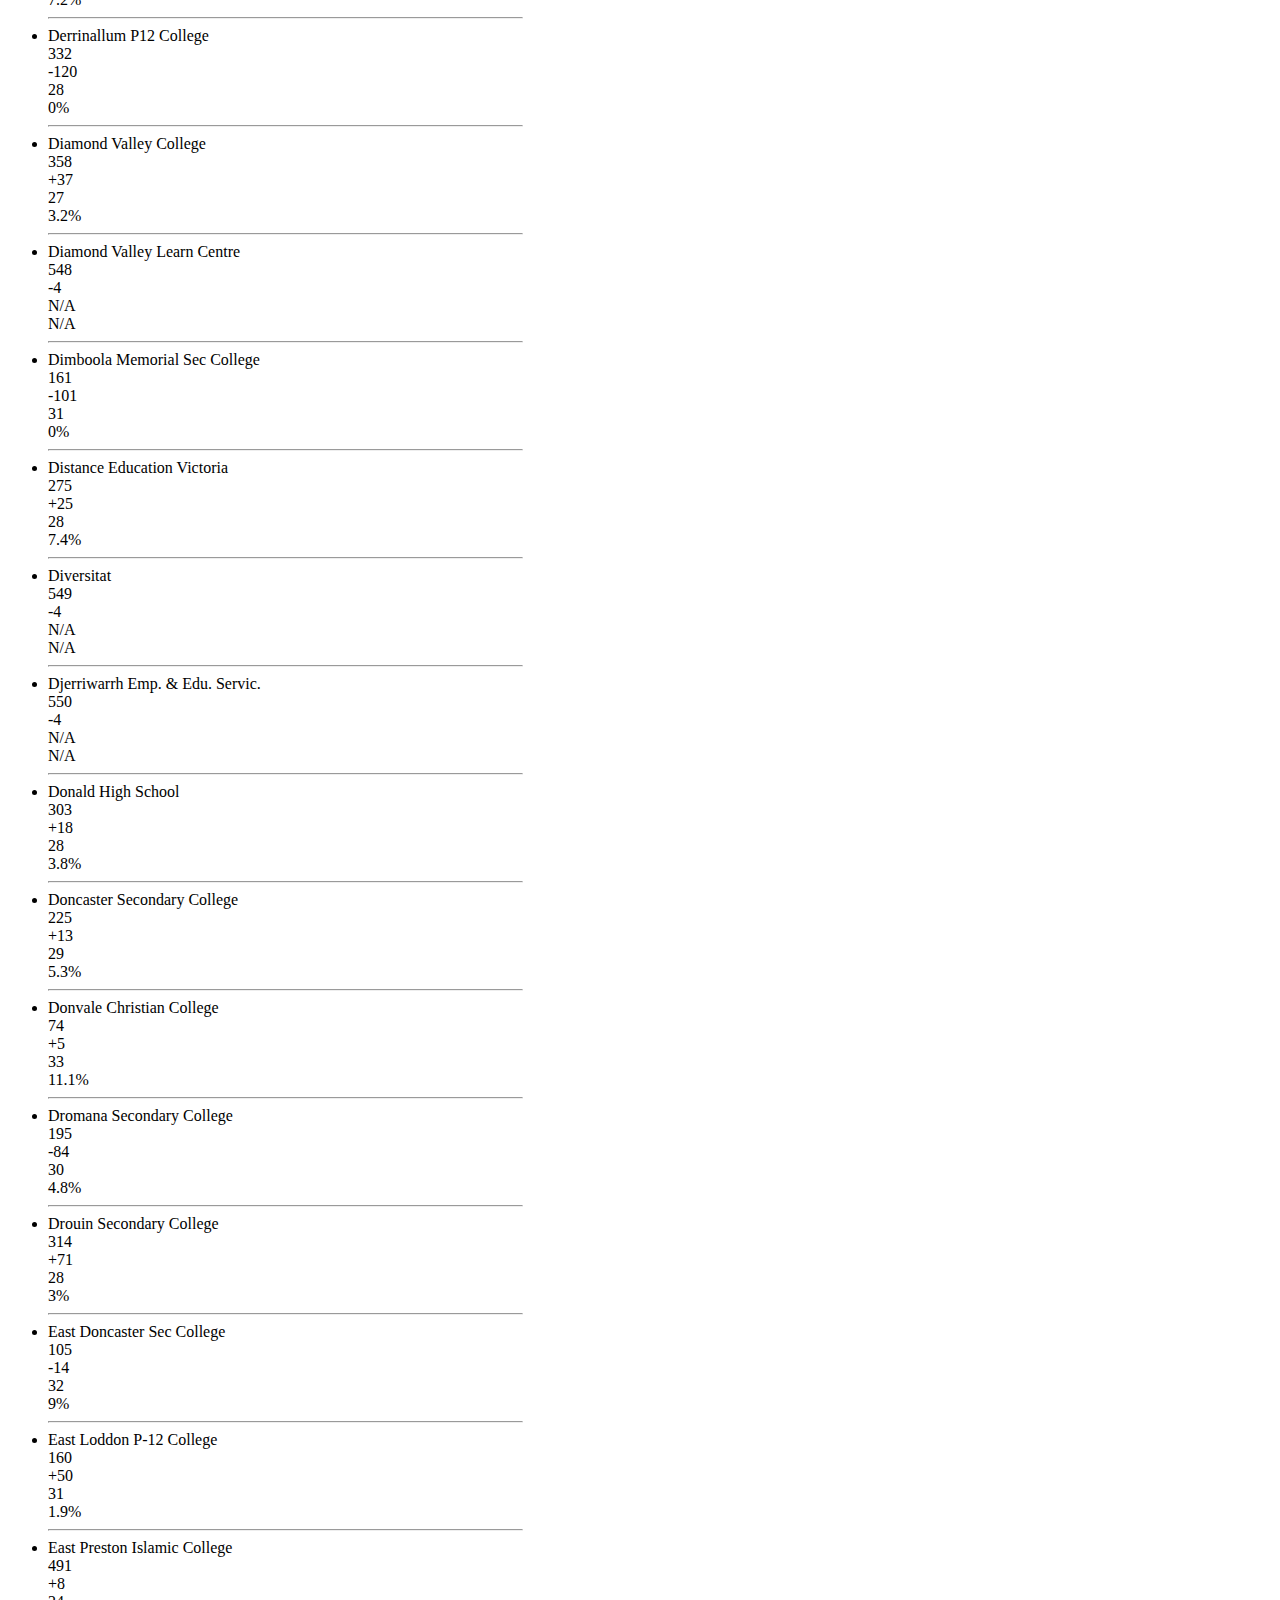
<file: real_estate_data_integration/secondary-school-ranking.html>
<!DOCTYPE html PUBLIC "-//W3C//DTD XHTML 1.0 Transitional//EN" "http://www.w3.org/TR/xhtml1/DTD/xhtml1-transitional.dtd">
<!-- saved from url=(0102)file:///E:/Documents/GitRepos/MU/HelloWorld/real_estate_data_integration/secondary-school-ranking.html -->
<html xmlns="http://www.w3.org/1999/xhtml" itemscope="" itemtype="http://schema.org/WebPage"><head><meta http-equiv="Content-Type" content="text/html; charset=UTF-8">

<meta http-equiv="X-UA-Compatible" content="chrome=1">
<script type="text/javascript">/* Copyright 2008 Google. */ (function() { (function(){function e(g){this.t={};this.tick=function(h,k,f){this.t[h]=[void 0!=f?f:(new Date).getTime(),k];if(void 0==f)try{window.console.timeStamp("CSI/"+h)}catch(m){}};this.tick("start",null,g)}var a;if(window.performance)var d=(a=window.performance.timing)&&a.responseStart;var l=0<d?new e(d):new e;window.jstiming={Timer:e,load:l};if(a){var b=a.navigationStart;0<b&&d>=b&&(window.jstiming.srt=d-b)}if(a){var c=window.jstiming.load;0<b&&d>=b&&(c.tick("_wtsrt",void 0,b),c.tick("wtsrt_","_wtsrt",
d),c.tick("tbsd_","wtsrt_"))}try{a=null,window.chrome&&window.chrome.csi&&(a=Math.floor(window.chrome.csi().pageT),c&&0<b&&(c.tick("_tbnd",void 0,window.chrome.csi().startE),c.tick("tbnd_","_tbnd",b))),null==a&&window.gtbExternal&&(a=window.gtbExternal.pageT()),null==a&&window.external&&(a=window.external.pageT,c&&0<b&&(c.tick("_tbnd",void 0,window.external.startE),c.tick("tbnd_","_tbnd",b))),a&&(window.jstiming.pt=a)}catch(g){}})(); })()
</script>
<link rel="shortcut icon" type="image/x-icon" href="file://www.google.com/images/icons/product/sites-16.ico">
<link rel="apple-touch-icon" href="https://ssl.gstatic.com/sites/p/3d99af/system/app/images/apple-touch-icon.png" type="image/png">
<script type="text/javascript">/* Copyright 2008 Google. */ (function() { function d(a){return document.getElementById(a)}window.byId=d;function g(a){return a.replace(/^\s+|\s+$/g,"")}window.trim=g;var h=[],k=0;window.JOT_addListener=function(a,b,c){var f=new String(k++);a={eventName:a,handler:b,compId:c,key:f};h.push(a);return f};window.JOT_removeListenerByKey=function(a){for(var b=0;b<h.length;b++)if(h[b].key==a){h.splice(b,1);break}};window.JOT_removeAllListenersForName=function(a){for(var b=0;b<h.length;b++)h[b].eventName==a&&h.splice(b,1)};
window.JOT_postEvent=function(a,b,c){var f={eventName:a,eventSrc:b||{},payload:c||{}};if(window.JOT_fullyLoaded)for(b=h.length,c=0;c<b&&c<h.length;c++){var e=h[c];e&&e.eventName==a&&(f.listenerCompId=e.compId||"",(e="function"==typeof e.handler?e.handler:window[e.handler])&&e(f))}else window.JOT_delayedEvents.push({eventName:a,eventSrc:b,payload:c})};window.JOT_delayedEvents=[];window.JOT_fullyLoaded=!1;
window.JOT_formatRelativeToNow=function(a,b){a=((new Date).getTime()-a)/6E4;if(1440<=a||0>a)return null;var c=0;60<=a&&(a/=60,c=2);2<=a&&c++;return b?window.JOT_siteRelTimeStrs[c].replace("__duration__",Math.floor(a)):window.JOT_userRelTimeStrs[c].replace("__duration__",Math.floor(a))}; })()
</script>
</head>
<body xmlns="http://www.google.com/ns/jotspot" id="body" class=" en            ">

<div id="sites-chrome-everything-scrollbar">
<div id="sites-chrome-everything" class="">
<div id="sites-chrome-page-wrapper" style="direction: ltr">
<div id="sites-chrome-page-wrapper-inside">

<div id="sites-chrome-main-wrapper">
<div id="sites-chrome-main-wrapper-inside">
<table id="sites-chrome-main" class="sites-layout-hbox" cellspacing="0" cellpadding="{scmCellpadding}" border="0">
<tbody><tr>

<td id="sites-canvas-wrapper">
<div id="sites-canvas" role="main">
<div id="goog-ws-editor-toolbar-container"> </div>
<div xmlns="http://www.w3.org/1999/xhtml" id="title-crumbs" style="display: none;">
</div>
<h3 xmlns="http://www.w3.org/1999/xhtml" id="sites-page-title-header" style="display: none;" align="left">
<span id="sites-page-title" dir="ltr" tabindex="-1" style="outline: none">Rankings</span>
</h3>
<div id="sites-canvas-main" class="sites-canvas-main">
<div id="sites-canvas-main-content">
<div xmlns="http://www.w3.org/1999/xhtml" class="sites-layout-name-two-column-hf sites-layout-vbox"><div class="sites-layout-tile sites-tile-name-header"><div dir="ltr"><h1><a name="TOC-2018-Top-Secondary-Schools"></a>2018 Top Secondary Schools</h1>
<h4><a name="TOC-Refer-to-below-list-for-information-about-Top-Secondary-Schools-in-Victoria"></a>Refer to below list for information about Top Secondary Schools in Victoria</h4>
<div>
<div>
Header information Hidden. Refer to source.
</div><hr>
<div style="display:none">
            School Name
          </div>
<div style="display:none">
            Ranking
          </div>
<div style="display:none">
            Change
          </div>
<div>
</div>
<div style="display:none">
            Median VCE study score
          </div>
<div style="display:none">
            40+ study scores
          </div>
<ul><li>
<div>Academy of Mary Immaculate</div>
<div>144</div>
<div>-28</div>
<div>31</div>
<div>7.1%</div>
</li>
<hr>
<li>
<div>Adass Israel School</div>
<div>534</div>
<div>-1</div>
<div>N/A</div>
<div>N/A</div>
</li>
<hr>
<li>
<div>Advance College of Education</div>
<div>535</div>
<div>-1</div>
<div>N/A</div>
<div>N/A</div>
</li>
<hr>
<li>
<div>Aitken College</div>
<div>194</div>
<div>+32</div>
<div>30</div>
<div>4.8%</div>
</li>
<hr>
<li>
<div>Al Siraat College</div>
<div>280</div>
<div>+172</div>
<div>28</div>
<div>5.4%</div>
</li>
<hr>
<li>
<div>Al-Taqwa College</div>
<div>400</div>
<div>-37</div>
<div>26</div>
<div>3.8%</div>
</li>
<hr>
<li>
<div>Albert Park College</div>
<div>131</div>
<div>-42</div>
<div>31</div>
<div>8.6%</div>
</li>
<hr>
<li>
<div>Albury Wodonga Comm College</div>
<div>536</div>
<div>-1</div>
<div>N/A</div>
<div>N/A</div>
</li>
<hr>
<li>
<div>Alexandra Secondary College</div>
<div>481</div>
<div>+2</div>
<div>24</div>
<div>4.2%</div>
</li>
<hr>
<li>
<div>Alia College</div>
<div>500</div>
<div>-3</div>
<div>24</div>
<div>0%</div>
</li>
<hr>
<li>
<div>Alice Miller School</div>
<div>127</div>
<div>+126</div>
<div>31</div>
<div>9.6%</div>
</li>
<hr>
<li>
<div>Alkira Secondary College</div>
<div>328</div>
<div>+40</div>
<div>28</div>
<div>1.8%</div>
</li>
<hr>
<li>
<div>Alphington Grammar School</div>
<div>86</div>
<div>-1</div>
<div>32</div>
<div>12.1%</div>
</li>
<hr>
<li>
<div>Antonine College</div>
<div>482</div>
<div>-68</div>
<div>24</div>
<div>3.7%</div>
</li>
<hr>
<li>
<div>Apollo Bay P-12 College</div>
<div>18</div>
<div>+64</div>
<div>36</div>
<div>21.4%</div>
</li>
<hr>
<li>
<div>Aquinas College</div>
<div>151</div>
<div>+26</div>
<div>31</div>
<div>6.5%</div>
</li>
<hr>
<li>
<div>Ararat Secondary College</div>
<div>486</div>
<div>-49</div>
<div>24</div>
<div>1.5%</div>
</li>
<hr>
<li>
<div>Ashwood High School</div>
<div>241</div>
<div>-1</div>
<div>29</div>
<div>3.9%</div>
</li>
<hr>
<li>
<div>Assumption College</div>
<div>301</div>
<div>+24</div>
<div>28</div>
<div>3.8%</div>
</li>
<hr>
<li>
<div>Auburn High School</div>
<div>167</div>
<div>+209</div>
<div>30</div>
<div>8.6%</div>
</li>
<hr>
<li>
<div>Australian Internatl Academy</div>
<div>501</div>
<div>-312</div>
<div>24</div>
<div>0%</div>
</li>
<hr>
<li>
<div>Ave Maria College</div>
<div>111</div>
<div>+23</div>
<div>32</div>
<div>8.1%</div>
</li>
<hr>
<li>
<div>Avila College</div>
<div>102</div>
<div>+2</div>
<div>32</div>
<div>9.1%</div>
</li>
<hr>
<li>
<div>Bacchus Marsh College</div>
<div>496</div>
<div>+2</div>
<div>24</div>
<div>0.4%</div>
</li>
<hr>
<li>
<div>Bacchus Marsh Grammar</div>
<div>147</div>
<div>-28</div>
<div>31</div>
<div>6.7%</div>
</li>
<hr>
<li>
<div>Baimbridge College</div>
<div>452</div>
<div>-13</div>
<div>25</div>
<div>3.4%</div>
</li>
<hr>
<li>
<div>Bairnsdale Secondary College</div>
<div>513</div>
<div>-22</div>
<div>23</div>
<div>0.7%</div>
</li>
<hr>
<li>
<div>Balcombe Grammar School</div>
<div>156</div>
<div>-3</div>
<div>31</div>
<div>4.7%</div>
</li>
<hr>
<li>
<div>Ballarat Christian College</div>
<div>408</div>
<div>-165</div>
<div>26</div>
<div>3%</div>
</li>
<hr>
<li>
<div>Ballarat Clarendon College</div>
<div>12</div>
<div>-8</div>
<div>36</div>
<div>27.5%</div>
</li>
<hr>
<li>
<div>Ballarat Grammar</div>
<div>84</div>
<div>+9</div>
<div>32</div>
<div>12.4%</div>
</li>
<hr>
<li>
<div>Ballarat High School</div>
<div>266</div>
<div>+33</div>
<div>29</div>
<div>2.3%</div>
</li>
<hr>
<li>
<div>Ballarat SC - Mount Rowan</div>
<div>442</div>
<div>+67</div>
<div>26</div>
<div>0%</div>
</li>
<hr>
<li>
<div>Ballarat SC - Woodmans Hill</div>
<div>488</div>
<div>-148</div>
<div>24</div>
<div>1.3%</div>
</li>
<hr>
<li>
<div>Balwyn High School</div>
<div>44</div>
<div>-1</div>
<div>34</div>
<div>19.3%</div>
</li>
<hr>
<li>
<div>Bayside Christian College</div>
<div>242</div>
<div>-36</div>
<div>29</div>
<div>3.9%</div>
</li>
<hr>
<li>
<div>Bayside P-12 College</div>
<div>243</div>
<div>+76</div>
<div>29</div>
<div>3.9%</div>
</li>
<hr>
<li>
<div>Bayswater Secondary College</div>
<div>526</div>
<div>-6</div>
<div>22</div>
<div>0%</div>
</li>
<hr>
<li>
<div>Bayview College</div>
<div>251</div>
<div>+14</div>
<div>29</div>
<div>3.2%</div>
</li>
<hr>
<li>
<div>Beaconhills College</div>
<div>152</div>
<div>-8</div>
<div>31</div>
<div>6.4%</div>
</li>
<hr>
<li>
<div>Beaconhills College</div>
<div>186</div>
<div>-34</div>
<div>30</div>
<div>5.4%</div>
</li>
<hr>
<li>
<div>Beaufort Secondary College</div>
<div>391</div>
<div>-34</div>
<div>27</div>
<div>0%</div>
</li>
<hr>
<li>
<div>Beechworth Secondary College</div>
<div>457</div>
<div>-120</div>
<div>25</div>
<div>2.2%</div>
</li>
<hr>
<li>
<div>Belgrave Heights Christian Schl</div>
<div>255</div>
<div>-84</div>
<div>29</div>
<div>3%</div>
</li>
<hr>
<li>
<div>Bellarine Secondary College</div>
<div>421</div>
<div>-37</div>
<div>26</div>
<div>1.7%</div>
</li>
<hr>
<li>
<div>Belmont High School</div>
<div>343</div>
<div>-56</div>
<div>27</div>
<div>5.3%</div>
</li>
<hr>
<li>
<div>Benalla P-12 College</div>
<div>512</div>
<div>-2</div>
<div>23</div>
<div>1.4%</div>
</li>
<hr>
<li>
<div>Bendigo Senior Sec College</div>
<div>375</div>
<div>+17</div>
<div>27</div>
<div>2.1%</div>
</li>
<hr>
<li>
<div>Bendigo TAFE</div>
<div>537</div>
<div>-1</div>
<div>N/A</div>
<div>N/A</div>
</li>
<hr>
<li>
<div>Bentleigh Secondary College</div>
<div>230</div>
<div>+39</div>
<div>29</div>
<div>4.8%</div>
</li>
<hr>
<li>
<div>Berry Street Victoria</div>
<div>538</div>
<div>-1</div>
<div>N/A</div>
<div>N/A</div>
</li>
<hr>
<li>
<div>Berwick Grammar School</div>
<div>75</div>
<div>+52</div>
<div>33</div>
<div>10.9%</div>
</li>
<hr>
<li>
<div>Berwick Secondary College</div>
<div>245</div>
<div>-13</div>
<div>29</div>
<div>3.8%</div>
</li>
<hr>
<li>
<div>Beth Rivkah Ladies College</div>
<div>36</div>
<div>+3</div>
<div>35</div>
<div>18.4%</div>
</li>
<hr>
<li>
<div>Bialik College</div>
<div>1</div>
<div>+2</div>
<div>38</div>
<div>40.2%</div>
</li>
<hr>
<li>
<div>Billanook College</div>
<div>122</div>
<div>+10</div>
<div>31</div>
<div>10.6%</div>
</li>
<hr>
<li>
<div>Birchip P-12 School</div>
<div>274</div>
<div>-16</div>
<div>28</div>
<div>8.9%</div>
</li>
<hr>
<li>
<div>Blackburn High School</div>
<div>216</div>
<div>-44</div>
<div>29</div>
<div>6.5%</div>
</li>
<hr>
<li>
<div>Boort District P-12 School</div>
<div>208</div>
<div>-18</div>
<div>30</div>
<div>3.1%</div>
</li>
<hr>
<li>
<div>Boronia K-12 College</div>
<div>473</div>
<div>+30</div>
<div>25</div>
<div>0%</div>
</li>
<hr>
<li>
<div>Box Hill High School</div>
<div>56</div>
<div>+10</div>
<div>34</div>
<div>16.1%</div>
</li>
<hr>
<li>
<div>Box Hill Institute</div>
<div>539</div>
<div>-1</div>
<div>N/A</div>
<div>N/A</div>
</li>
<hr>
<li>
<div>Box Hill Senior Sec College</div>
<div>416</div>
<div>+50</div>
<div>26</div>
<div>1.9%</div>
</li>
<hr>
<li>
<div>Braemar College</div>
<div>71</div>
<div>+6</div>
<div>33</div>
<div>12.4%</div>
</li>
<hr>
<li>
<div>Brauer College</div>
<div>382</div>
<div>-94</div>
<div>27</div>
<div>1.7%</div>
</li>
<hr>
<li>
<div>Braybrook College</div>
<div>139</div>
<div>+39</div>
<div>31</div>
<div>7.3%</div>
</li>
<hr>
<li>
<div>Brentwood Secondary College</div>
<div>168</div>
<div>-17</div>
<div>30</div>
<div>8.3%</div>
</li>
<hr>
<li>
<div>Bright P-12 College</div>
<div>203</div>
<div>+166</div>
<div>30</div>
<div>4%</div>
</li>
<hr>
<li>
<div>Brighton Grammar School</div>
<div>46</div>
<div>-1</div>
<div>34</div>
<div>18.3%</div>
</li>
<hr>
<li>
<div>Brighton Secondary College</div>
<div>213</div>
<div>-32</div>
<div>29</div>
<div>6.7%</div>
</li>
<hr>
<li>
<div>Broadford Secondary College</div>
<div>417</div>
<div>+40</div>
<div>26</div>
<div>1.9%</div>
</li>
<hr>
<li>
<div>Brunswick Secondary College</div>
<div>211</div>
<div>-38</div>
<div>29</div>
<div>7.5%</div>
</li>
<hr>
<li>
<div>Buckley Park College</div>
<div>123</div>
<div>+6</div>
<div>31</div>
<div>10%</div>
</li>
<hr>
<li>
<div>Bundoora Secondary College</div>
<div>531</div>
<div>-13</div>
<div>20</div>
<div>0.8%</div>
</li>
<hr>
<li>
<div>Camberwell Anglican Girls GS</div>
<div>11</div>
<div>+3</div>
<div>36</div>
<div>27.6%</div>
</li>
<hr>
<li>
<div>Camberwell Grammar School</div>
<div>26</div>
<div>+4</div>
<div>35</div>
<div>23.4%</div>
</li>
<hr>
<li>
<div>Camberwell High School</div>
<div>112</div>
<div>-12</div>
<div>32</div>
<div>8%</div>
</li>
<hr>
<li>
<div>Camperdown College</div>
<div>392</div>
<div>-183</div>
<div>27</div>
<div>0%</div>
</li>
<hr>
<li>
<div>Cann River P-12 College</div>
<div>540</div>
<div>-29</div>
<div>N/A</div>
<div>N/A</div>
</li>
<hr>
<li>
<div>Canterbury Girls Sec College</div>
<div>91</div>
<div>-5</div>
<div>32</div>
<div>11.2%</div>
</li>
<hr>
<li>
<div>Carey Baptist Grammar School</div>
<div>68</div>
<div>+12</div>
<div>33</div>
<div>14.6%</div>
</li>
<hr>
<li>
<div>Caroline Chisholm Catholic Coll</div>
<div>235</div>
<div>-44</div>
<div>29</div>
<div>4.3%</div>
</li>
<hr>
<li>
<div>Carrum Downs Sec College</div>
<div>469</div>
<div>-2</div>
<div>25</div>
<div>0.6%</div>
</li>
<hr>
<li>
<div>Carwatha College P-12</div>
<div>418</div>
<div>+54</div>
<div>26</div>
<div>1.9%</div>
</li>
<hr>
<li>
<div>Casey Grammar School</div>
<div>197</div>
<div>+175</div>
<div>30</div>
<div>4.6%</div>
</li>
<hr>
<li>
<div>Casterton Secondary College</div>
<div>89</div>
<div>-28</div>
<div>32</div>
<div>11.5%</div>
</li>
<hr>
<li>
<div>Castlemaine Secondary College</div>
<div>295</div>
<div>+127</div>
<div>28</div>
<div>4.1%</div>
</li>
<hr>
<li>
<div>Cathedral College</div>
<div>214</div>
<div>+19</div>
<div>29</div>
<div>6.6%</div>
</li>
<hr>
<li>
<div>Catherine McAuley College</div>
<div>217</div>
<div>N/A</div>
<div>29</div>
<div>6.5%</div>
</li>
<hr>
<li>
<div>Catholic College Sale</div>
<div>212</div>
<div>-49</div>
<div>29</div>
<div>7.1%</div>
</li>
<hr>
<li>
<div>Catholic College Wodonga</div>
<div>308</div>
<div>-42</div>
<div>28</div>
<div>3.4%</div>
</li>
<hr>
<li>
<div>Catholic Ladies College</div>
<div>103</div>
<div>+51</div>
<div>32</div>
<div>9.1%</div>
</li>
<hr>
<li>
<div>Catholic Regional College</div>
<div>236</div>
<div>-36</div>
<div>29</div>
<div>4.3%</div>
</li>
<hr>
<li>
<div>Catholic Regional College</div>
<div>271</div>
<div>+57</div>
<div>29</div>
<div>1.4%</div>
</li>
<hr>
<li>
<div>Catholic Regional College</div>
<div>541</div>
<div>N/A</div>
<div>N/A</div>
<div>N/A</div>
</li>
<hr>
<li>
<div>Catholic Regional College</div>
<div>542</div>
<div>N/A</div>
<div>N/A</div>
<div>N/A</div>
</li>
<hr>
<li>
<div>Catholic Regional College</div>
<div>543</div>
<div>-4</div>
<div>N/A</div>
<div>N/A</div>
</li>
<hr>
<li>
<div>Caulfield Grammar School</div>
<div>24</div>
<div>+17</div>
<div>35</div>
<div>24%</div>
</li>
<hr>
<li>
<div>Caulfield Grammar School</div>
<div>39</div>
<div>-11</div>
<div>34</div>
<div>22.8%</div>
</li>
<hr>
<li>
<div>Centre for Adult Education</div>
<div>463</div>
<div>-4</div>
<div>25</div>
<div>1.2%</div>
</li>
<hr>
<li>
<div>Chaffey Secondary College</div>
<div>544</div>
<div>-4</div>
<div>N/A</div>
<div>N/A</div>
</li>
<hr>
<li>
<div>Chairo Christian School</div>
<div>220</div>
<div>+24</div>
<div>29</div>
<div>5.8%</div>
</li>
<hr>
<li>
<div>Charles La Trobe P-12 College</div>
<div>465</div>
<div>-60</div>
<div>25</div>
<div>1%</div>
</li>
<hr>
<li>
<div>Charles La Trobe P-12 College</div>
<div>545</div>
<div>-4</div>
<div>N/A</div>
<div>N/A</div>
</li>
<hr>
<li>
<div>Charlton College</div>
<div>132</div>
<div>-25</div>
<div>31</div>
<div>8.6%</div>
</li>
<hr>
<li>
<div>Cheltenham Secondary College</div>
<div>285</div>
<div>-61</div>
<div>28</div>
<div>4.6%</div>
</li>
<hr>
<li>
<div>Chisholm Institute</div>
<div>493</div>
<div>-13</div>
<div>24</div>
<div>0.7%</div>
</li>
<hr>
<li>
<div>Chisholm Institute of TAFE</div>
<div>532</div>
<div>-4</div>
<div>20</div>
<div>0.6%</div>
</li>
<hr>
<li>
<div>Christian Brothers' College</div>
<div>148</div>
<div>+44</div>
<div>31</div>
<div>6.7%</div>
</li>
<hr>
<li>
<div>Christian College Institute</div>
<div>114</div>
<div>+14</div>
<div>32</div>
<div>7.8%</div>
</li>
<hr>
<li>
<div>Cire Community School</div>
<div>546</div>
<div>-4</div>
<div>N/A</div>
<div>N/A</div>
</li>
<hr>
<li>
<div>Clonard College</div>
<div>140</div>
<div>+53</div>
<div>31</div>
<div>7.3%</div>
</li>
<hr>
<li>
<div>Cobden Technical School</div>
<div>502</div>
<div>+19</div>
<div>24</div>
<div>0%</div>
</li>
<hr>
<li>
<div>Cobram Anglican Grammar School</div>
<div>450</div>
<div>-33</div>
<div>25</div>
<div>4.5%</div>
</li>
<hr>
<li>
<div>Cobram Secondary College</div>
<div>398</div>
<div>-21</div>
<div>26</div>
<div>7%</div>
</li>
<hr>
<li>
<div>Coburg High School</div>
<div>79</div>
<div>+87</div>
<div>33</div>
<div>3.3%</div>
</li>
<hr>
<li>
<div>Cohuna Secondary College</div>
<div>282</div>
<div>+73</div>
<div>28</div>
<div>5.2%</div>
</li>
<hr>
<li>
<div>Colac Secondary College</div>
<div>517</div>
<div>-5</div>
<div>23</div>
<div>0.5%</div>
</li>
<hr>
<li>
<div>Collingwood College</div>
<div>359</div>
<div>+57</div>
<div>27</div>
<div>3%</div>
</li>
<hr>
<li>
<div>Copperfield College</div>
<div>302</div>
<div>-22</div>
<div>28</div>
<div>3.8%</div>
</li>
<hr>
<li>
<div>Cornish College</div>
<div>176</div>
<div>+71</div>
<div>30</div>
<div>7%</div>
</li>
<hr>
<li>
<div>Corryong College</div>
<div>320</div>
<div>-42</div>
<div>28</div>
<div>2.5%</div>
</li>
<hr>
<li>
<div>Covenant College</div>
<div>128</div>
<div>+15</div>
<div>31</div>
<div>9.5%</div>
</li>
<hr>
<li>
<div>Craigieburn Secondary College</div>
<div>497</div>
<div>-71</div>
<div>24</div>
<div>0.4%</div>
</li>
<hr>
<li>
<div>Cranbourne East Sec College</div>
<div>260</div>
<div>+55</div>
<div>29</div>
<div>2.7%</div>
</li>
<hr>
<li>
<div>Cranbourne Secondary College</div>
<div>381</div>
<div>-77</div>
<div>27</div>
<div>1.8%</div>
</li>
<hr>
<li>
<div>Croydon Community School</div>
<div>547</div>
<div>-4</div>
<div>N/A</div>
<div>N/A</div>
</li>
<hr>
<li>
<div>Damascus College</div>
<div>340</div>
<div>-51</div>
<div>27</div>
<div>5.9%</div>
</li>
<hr>
<li>
<div>Dandenong High School</div>
<div>514</div>
<div>-19</div>
<div>23</div>
<div>0.7%</div>
</li>
<hr>
<li>
<div>Darul Ulum College of Victoria</div>
<div>261</div>
<div>+137</div>
<div>29</div>
<div>2.7%</div>
</li>
<hr>
<li>
<div>Daylesford Secondary College</div>
<div>352</div>
<div>+91</div>
<div>27</div>
<div>3.6%</div>
</li>
<hr>
<li>
<div>De La Salle College</div>
<div>115</div>
<div>+64</div>
<div>32</div>
<div>7.2%</div>
</li>
<hr>
<li>
<div>Derrinallum P12 College</div>
<div>332</div>
<div>-120</div>
<div>28</div>
<div>0%</div>
</li>
<hr>
<li>
<div>Diamond Valley College</div>
<div>358</div>
<div>+37</div>
<div>27</div>
<div>3.2%</div>
</li>
<hr>
<li>
<div>Diamond Valley Learn Centre</div>
<div>548</div>
<div>-4</div>
<div>N/A</div>
<div>N/A</div>
</li>
<hr>
<li>
<div>Dimboola Memorial Sec College</div>
<div>161</div>
<div>-101</div>
<div>31</div>
<div>0%</div>
</li>
<hr>
<li>
<div>Distance Education Victoria</div>
<div>275</div>
<div>+25</div>
<div>28</div>
<div>7.4%</div>
</li>
<hr>
<li>
<div>Diversitat</div>
<div>549</div>
<div>-4</div>
<div>N/A</div>
<div>N/A</div>
</li>
<hr>
<li>
<div>Djerriwarrh Emp. &amp; Edu. Servic.</div>
<div>550</div>
<div>-4</div>
<div>N/A</div>
<div>N/A</div>
</li>
<hr>
<li>
<div>Donald High School</div>
<div>303</div>
<div>+18</div>
<div>28</div>
<div>3.8%</div>
</li>
<hr>
<li>
<div>Doncaster Secondary College</div>
<div>225</div>
<div>+13</div>
<div>29</div>
<div>5.3%</div>
</li>
<hr>
<li>
<div>Donvale Christian College</div>
<div>74</div>
<div>+5</div>
<div>33</div>
<div>11.1%</div>
</li>
<hr>
<li>
<div>Dromana Secondary College</div>
<div>195</div>
<div>-84</div>
<div>30</div>
<div>4.8%</div>
</li>
<hr>
<li>
<div>Drouin Secondary College</div>
<div>314</div>
<div>+71</div>
<div>28</div>
<div>3%</div>
</li>
<hr>
<li>
<div>East Doncaster Sec College</div>
<div>105</div>
<div>-14</div>
<div>32</div>
<div>9%</div>
</li>
<hr>
<li>
<div>East Loddon P-12 College</div>
<div>160</div>
<div>+50</div>
<div>31</div>
<div>1.9%</div>
</li>
<hr>
<li>
<div>East Preston Islamic College</div>
<div>491</div>
<div>+8</div>
<div>24</div>
<div>0.9%</div>
</li>
<hr>
<li>
<div>Echuca College</div>
<div>427</div>
<div>-4</div>
<div>26</div>
<div>1.3%</div>
</li>
<hr>
<li>
<div>Edenhope College</div>
<div>474</div>
<div>-191</div>
<div>25</div>
<div>0%</div>
</li>
<hr>
<li>
<div>Edinburgh College</div>
<div>200</div>
<div>-50</div>
<div>30</div>
<div>4.2%</div>
</li>
<hr>
<li>
<div>Education Centre Gippsland</div>
<div>551</div>
<div>-4</div>
<div>N/A</div>
<div>N/A</div>
</li>
<hr>
<li>
<div>Elisabeth Murdoch College</div>
<div>296</div>
<div>+64</div>
<div>28</div>
<div>4.1%</div>
</li>
<hr>
<li>
<div>Eltham College</div>
<div>64</div>
<div>+20</div>
<div>33</div>
<div>15.3%</div>
</li>
<hr>
<li>
<div>Eltham High School</div>
<div>279</div>
<div>-43</div>
<div>28</div>
<div>5.5%</div>
</li>
<hr>
<li>
<div>Elwood College</div>
<div>175</div>
<div>-6</div>
<div>30</div>
<div>7.4%</div>
</li>
<hr>
<li>
<div>Emerald Secondary College</div>
<div>276</div>
<div>+34</div>
<div>28</div>
<div>7.3%</div>
</li>
<hr>
<li>
<div>Emmanuel College</div>
<div>180</div>
<div>+87</div>
<div>30</div>
<div>5.9%</div>
</li>
<hr>
<li>
<div>Emmanuel College</div>
<div>289</div>
<div>+69</div>
<div>28</div>
<div>4.3%</div>
</li>
<hr>
<li>
<div>Emmaus College</div>
<div>142</div>
<div>+40</div>
<div>31</div>
<div>7.2%</div>
</li>
<hr>
<li>
<div>Epping Secondary College</div>
<div>309</div>
<div>-7</div>
<div>28</div>
<div>3.4%</div>
</li>
<hr>
<li>
<div>Essendon Keilor College</div>
<div>460</div>
<div>+4</div>
<div>25</div>
<div>1.8%</div>
</li>
<hr>
<li>
<div>Euroa Secondary College</div>
<div>485</div>
<div>-72</div>
<div>24</div>
<div>1.7%</div>
</li>
<hr>
<li>
<div>F.C.J. College</div>
<div>324</div>
<div>-19</div>
<div>28</div>
<div>2.1%</div>
</li>
<hr>
<li>
<div>Fairhills High School</div>
<div>406</div>
<div>-26</div>
<div>26</div>
<div>3.2%</div>
</li>
<hr>
<li>
<div>Federation Training</div>
<div>503</div>
<div>+19</div>
<div>24</div>
<div>0%</div>
</li>
<hr>
<li>
<div>Federation University Australia</div>
<div>552</div>
<div>-4</div>
<div>N/A</div>
<div>N/A</div>
</li>
<hr>
<li>
<div>Fintona Girls School</div>
<div>9</div>
<div>+25</div>
<div>36</div>
<div>29.8%</div>
</li>
<hr>
<li>
<div>Firbank Grammar School</div>
<div>29</div>
<div>0</div>
<div>35</div>
<div>22.7%</div>
</li>
<hr>
<li>
<div>Fitzroy High School</div>
<div>248</div>
<div>-52</div>
<div>29</div>
<div>3.5%</div>
</li>
<hr>
<li>
<div>Flinders Christian Comm College</div>
<div>149</div>
<div>-36</div>
<div>31</div>
<div>6.6%</div>
</li>
<hr>
<li>
<div>Flinders Christian Comm College</div>
<div>188</div>
<div>+53</div>
<div>30</div>
<div>5.3%</div>
</li>
<hr>
<li>
<div>Footscray City College</div>
<div>166</div>
<div>+82</div>
<div>30</div>
<div>9.1%</div>
</li>
<hr>
<li>
<div>Forest Hill College</div>
<div>409</div>
<div>+51</div>
<div>26</div>
<div>2.6%</div>
</li>
<hr>
<li>
<div>Foster Secondary College</div>
<div>456</div>
<div>-97</div>
<div>25</div>
<div>2.5%</div>
</li>
<hr>
<li>
<div>Fountain Gate Sec College</div>
<div>384</div>
<div>-51</div>
<div>27</div>
<div>1.5%</div>
</li>
<hr>
<li>
<div>Frankston High School</div>
<div>87</div>
<div>+38</div>
<div>32</div>
<div>11.8%</div>
</li>
<hr>
<li>
<div>Galen College</div>
<div>268</div>
<div>-69</div>
<div>29</div>
<div>1.9%</div>
</li>
<hr>
<li>
<div>Geelong Baptist College</div>
<div>475</div>
<div>-63</div>
<div>25</div>
<div>0%</div>
</li>
<hr>
<li>
<div>Geelong Grammar School</div>
<div>146</div>
<div>-9</div>
<div>31</div>
<div>6.9%</div>
</li>
<hr>
<li>
<div>Geelong High School</div>
<div>411</div>
<div>+58</div>
<div>26</div>
<div>2.4%</div>
</li>
<hr>
<li>
<div>Geelong Lutheran College</div>
<div>263</div>
<div>-18</div>
<div>29</div>
<div>2.6%</div>
</li>
<hr>
<li>
<div>Genazzano F.C.J. College</div>
<div>33</div>
<div>+2</div>
<div>35</div>
<div>20.5%</div>
</li>
<hr>
<li>
<div>Gilmore College For Girls</div>
<div>387</div>
<div>-170</div>
<div>27</div>
<div>1.2%</div>
</li>
<hr>
<li>
<div>Gilson College</div>
<div>283</div>
<div>+78</div>
<div>28</div>
<div>4.9%</div>
</li>
<hr>
<li>
<div>Gippsland Grammar</div>
<div>141</div>
<div>-49</div>
<div>31</div>
<div>7.3%</div>
</li>
<hr>
<li>
<div>Girton Grammar School</div>
<div>88</div>
<div>-35</div>
<div>32</div>
<div>11.6%</div>
</li>
<hr>
<li>
<div>Gisborne Secondary College</div>
<div>370</div>
<div>+54</div>
<div>27</div>
<div>2.4%</div>
</li>
<hr>
<li>
<div>Gladstone Park Sec College</div>
<div>290</div>
<div>-41</div>
<div>28</div>
<div>4.3%</div>
</li>
<hr>
<li>
<div>Glen Eira College</div>
<div>215</div>
<div>+24</div>
<div>29</div>
<div>6.6%</div>
</li>
<hr>
<li>
<div>Glen Waverley Sec College</div>
<div>66</div>
<div>-2</div>
<div>33</div>
<div>15%</div>
</li>
<hr>
<li>
<div>Gleneagles Secondary College</div>
<div>221</div>
<div>+95</div>
<div>29</div>
<div>5.8%</div>
</li>
<hr>
<li>
<div>Glenroy Neighbourhood Centre</div>
<div>553</div>
<div>-4</div>
<div>N/A</div>
<div>N/A</div>
</li>
<hr>
<li>
<div>Glenroy Secondary College</div>
<div>511</div>
<div>+6</div>
<div>23</div>
<div>2.2%</div>
</li>
<hr>
<li>
<div>Glenvale School</div>
<div>97</div>
<div>-10</div>
<div>32</div>
<div>10.3%</div>
</li>
<hr>
<li>
<div>Good News Lutheran College</div>
<div>520</div>
<div>-43</div>
<div>22</div>
<div>3.4%</div>
</li>
<hr>
<li>
<div>Good Shepherd College</div>
<div>247</div>
<div>-46</div>
<div>29</div>
<div>3.6%</div>
</li>
<hr>
<li>
<div>Gordon Institute of TAFE</div>
<div>527</div>
<div>-27</div>
<div>22</div>
<div>0%</div>
</li>
<hr>
<li>
<div>Goroke P-12 College</div>
<div>333</div>
<div>-115</div>
<div>28</div>
<div>0%</div>
</li>
<hr>
<li>
<div>Goulburn Ovens Inst of TAFE</div>
<div>554</div>
<div>-3</div>
<div>N/A</div>
<div>N/A</div>
</li>
<hr>
<li>
<div>Goulburn Valley Grammar Schl</div>
<div>41</div>
<div>+10</div>
<div>34</div>
<div>22%</div>
</li>
<hr>
<li>
<div>Greensborough Sec College</div>
<div>341</div>
<div>-29</div>
<div>27</div>
<div>5.8%</div>
</li>
<hr>
<li>
<div>Grovedale College</div>
<div>401</div>
<div>-50</div>
<div>26</div>
<div>3.8%</div>
</li>
<hr>
<li>
<div>Haileybury College</div>
<div>25</div>
<div>+2</div>
<div>35</div>
<div>23.5%</div>
</li>
<hr>
<li>
<div>Haileybury Girls College</div>
<div>8</div>
<div>+2</div>
<div>36</div>
<div>30.1%</div>
</li>
<hr>
<li>
<div>Haileybury Rendall School</div>
<div>60</div>
<div>N/A</div>
<div>33</div>
<div>18.2%</div>
</li>
<hr>
<li>
<div>Hallam Senior Sec College</div>
<div>525</div>
<div>+4</div>
<div>22</div>
<div>0.4%</div>
</li>
<hr>
<li>
<div>Hampton Park Sec College</div>
<div>437</div>
<div>+38</div>
<div>26</div>
<div>0.8%</div>
</li>
<hr>
<li>
<div>Hawkesdale College</div>
<div>393</div>
<div>+88</div>
<div>27</div>
<div>0%</div>
</li>
<hr>
<li>
<div>Healesville High School</div>
<div>453</div>
<div>+33</div>
<div>25</div>
<div>3%</div>
</li>
<hr>
<li>
<div>Heathdale Christian College</div>
<div>223</div>
<div>-3</div>
<div>29</div>
<div>5.7%</div>
</li>
<hr>
<li>
<div>Heatherton Christian College</div>
<div>226</div>
<div>-111</div>
<div>29</div>
<div>5.3%</div>
</li>
<hr>
<li>
<div>Heathmont College</div>
<div>433</div>
<div>-126</div>
<div>26</div>
<div>0.9%</div>
</li>
<hr>
<li>
<div>Heritage College</div>
<div>252</div>
<div>+169</div>
<div>29</div>
<div>3.2%</div>
</li>
<hr>
<li>
<div>Hester Hornbrook Academy</div>
<div>555</div>
<div>-3</div>
<div>N/A</div>
<div>N/A</div>
</li>
<hr>
<li>
<div>Heywood &amp; District Sec College</div>
<div>504</div>
<div>+12</div>
<div>24</div>
<div>0%</div>
</li>
<hr>
<li>
<div>Highvale Secondary College</div>
<div>138</div>
<div>+117</div>
<div>31</div>
<div>7.8%</div>
</li>
<hr>
<li>
<div>Highview Christian Comm College</div>
<div>204</div>
<div>+144</div>
<div>30</div>
<div>3.8%</div>
</li>
<hr>
<li>
<div>Hillcrest Christian College</div>
<div>240</div>
<div>-19</div>
<div>29</div>
<div>4.1%</div>
</li>
<hr>
<li>
<div>Holmes Secondary College</div>
<div>277</div>
<div>+167</div>
<div>28</div>
<div>6.5%</div>
</li>
<hr>
<li>
<div>Holmesglen Institute of TAFE</div>
<div>556</div>
<div>-2</div>
<div>N/A</div>
<div>N/A</div>
</li>
<hr>
<li>
<div>Holmesglen Institute of TAFE</div>
<div>557</div>
<div>-4</div>
<div>N/A</div>
<div>N/A</div>
</li>
<hr>
<li>
<div>Holy Trinity Lutheran College</div>
<div>80</div>
<div>N/A</div>
<div>33</div>
<div>0%</div>
</li>
<hr>
<li>
<div>Hopetoun P-12 College</div>
<div>322</div>
<div>+84</div>
<div>28</div>
<div>2.3%</div>
</li>
<hr>
<li>
<div>Hoppers Crossing Sec College</div>
<div>351</div>
<div>-60</div>
<div>27</div>
<div>3.7%</div>
</li>
<hr>
<li>
<div>Horsham College</div>
<div>181</div>
<div>+41</div>
<div>30</div>
<div>5.7%</div>
</li>
<hr>
<li>
<div>Hume Anglican Grammar</div>
<div>286</div>
<div>+38</div>
<div>28</div>
<div>4.4%</div>
</li>
<hr>
<li>
<div>Hume Central Sec College</div>
<div>404</div>
<div>+100</div>
<div>26</div>
<div>3.6%</div>
</li>
<hr>
<li>
<div>Huntingtower School</div>
<div>3</div>
<div>+3</div>
<div>37</div>
<div>33.9%</div>
</li>
<hr>
<li>
<div>Ilim College</div>
<div>311</div>
<div>-96</div>
<div>28</div>
<div>3.2%</div>
</li>
<hr>
<li>
<div>Ilim College Boys Campus</div>
<div>390</div>
<div>-89</div>
<div>27</div>
<div>0.6%</div>
</li>
<hr>
<li>
<div>Islamic College of Melbourne</div>
<div>414</div>
<div>N/A</div>
<div>26</div>
<div>2.2%</div>
</li>
<hr>
<li>
<div>Ivanhoe Girls' Grammar School</div>
<div>49</div>
<div>-1</div>
<div>34</div>
<div>17.7%</div>
</li>
<hr>
<li>
<div>Ivanhoe Grammar School</div>
<div>57</div>
<div>+16</div>
<div>34</div>
<div>15.5%</div>
</li>
<hr>
<li>
<div>Ivanhoe Grammar School</div>
<div>72</div>
<div>-18</div>
<div>33</div>
<div>11.6%</div>
</li>
<hr>
<li>
<div>John Fawkner College</div>
<div>515</div>
<div>-54</div>
<div>23</div>
<div>0.6%</div>
</li>
<hr>
<li>
<div>John Monash Science School</div>
<div>59</div>
<div>-7</div>
<div>34</div>
<div>14.7%</div>
</li>
<hr>
<li>
<div>John Paul College</div>
<div>291</div>
<div>+17</div>
<div>28</div>
<div>4.2%</div>
</li>
<hr>
<li>
<div>Kambrya College</div>
<div>253</div>
<div>-48</div>
<div>29</div>
<div>3.1%</div>
</li>
<hr>
<li>
<div>Kangan Institute of TAFE</div>
<div>533</div>
<div>-1</div>
<div>19</div>
<div>0%</div>
</li>
<hr>
<li>
<div>Kaniva P-12 College</div>
<div>334</div>
<div>-139</div>
<div>28</div>
<div>0%</div>
</li>
<hr>
<li>
<div>Kardinia Internatl College</div>
<div>117</div>
<div>+5</div>
<div>31</div>
<div>12.7%</div>
</li>
<hr>
<li>
<div>Keilor Downs College</div>
<div>172</div>
<div>+56</div>
<div>30</div>
<div>7.6%</div>
</li>
<hr>
<li>
<div>Kensington Comm High School</div>
<div>558</div>
<div>-3</div>
<div>N/A</div>
<div>N/A</div>
</li>
<hr>
<li>
<div>Kerang Christian College</div>
<div>505</div>
<div>-98</div>
<div>24</div>
<div>0%</div>
</li>
<hr>
<li>
<div>Kerang Technical High School</div>
<div>443</div>
<div>-23</div>
<div>26</div>
<div>0%</div>
</li>
<hr>
<li>
<div>Kew High School</div>
<div>124</div>
<div>+43</div>
<div>31</div>
<div>10%</div>
</li>
<hr>
<li>
<div>Keysborough SC - Acacia</div>
<div>306</div>
<div>+72</div>
<div>28</div>
<div>3.7%</div>
</li>
<hr>
<li>
<div>Keysborough SC - Banksia</div>
<div>407</div>
<div>-94</div>
<div>26</div>
<div>3.1%</div>
</li>
<hr>
<li>
<div>Kilbreda College</div>
<div>145</div>
<div>+25</div>
<div>31</div>
<div>7.1%</div>
</li>
<hr>
<li>
<div>Killester College</div>
<div>182</div>
<div>-36</div>
<div>30</div>
<div>5.7%</div>
</li>
<hr>
<li>
<div>Kilvington Grammar School</div>
<div>37</div>
<div>-4</div>
<div>35</div>
<div>18.2%</div>
</li>
<hr>
<li>
<div>Kings College</div>
<div>292</div>
<div>-147</div>
<div>28</div>
<div>4.2%</div>
</li>
<hr>
<li>
<div>Kingswood College</div>
<div>106</div>
<div>+2</div>
<div>32</div>
<div>8.9%</div>
</li>
<hr>
<li>
<div>Kolbe Catholic College</div>
<div>430</div>
<div>-3</div>
<div>26</div>
<div>1.2%</div>
</li>
<hr>
<li>
<div>Koo Wee Rup Sec College</div>
<div>264</div>
<div>+71</div>
<div>29</div>
<div>2.5%</div>
</li>
<hr>
<li>
<div>Koonung Secondary College</div>
<div>94</div>
<div>+36</div>
<div>32</div>
<div>10.8%</div>
</li>
<hr>
<li>
<div>Korowa Anglican Girls' School</div>
<div>13</div>
<div>-6</div>
<div>36</div>
<div>27.5%</div>
</li>
<hr>
<li>
<div>Korumburra Sec College</div>
<div>342</div>
<div>+150</div>
<div>27</div>
<div>5.5%</div>
</li>
<hr>
<li>
<div>Kurnai College</div>
<div>363</div>
<div>+38</div>
<div>27</div>
<div>2.8%</div>
</li>
<hr>
<li>
<div>Kurunjang Secondary College</div>
<div>506</div>
<div>+13</div>
<div>24</div>
<div>0%</div>
</li>
<hr>
<li>
<div>Kyabram P-12 College</div>
<div>454</div>
<div>+42</div>
<div>25</div>
<div>2.7%</div>
</li>
<hr>
<li>
<div>Kyneton Secondary College</div>
<div>428</div>
<div>-49</div>
<div>26</div>
<div>1.3%</div>
</li>
<hr>
<li>
<div>Lakes Entrance Sec College</div>
<div>487</div>
<div>-153</div>
<div>24</div>
<div>1.4%</div>
</li>
<hr>
<li>
<div>Lakeside Lutheran College</div>
<div>438</div>
<div>-97</div>
<div>26</div>
<div>0.6%</div>
</li>
<hr>
<li>
<div>Lakeview Senior College</div>
<div>297</div>
<div>+14</div>
<div>28</div>
<div>4%</div>
</li>
<hr>
<li>
<div>Lalor North Sec College</div>
<div>518</div>
<div>-87</div>
<div>23</div>
<div>0%</div>
</li>
<hr>
<li>
<div>Lalor Secondary College</div>
<div>378</div>
<div>-107</div>
<div>27</div>
<div>1.9%</div>
</li>
<hr>
<li>
<div>Lara Secondary College</div>
<div>476</div>
<div>+31</div>
<div>25</div>
<div>0%</div>
</li>
<hr>
<li>
<div>Lauriston Girls School</div>
<div>19</div>
<div>+6</div>
<div>35</div>
<div>26.2%</div>
</li>
<hr>
<li>
<div>Lavalla Catholic College</div>
<div>281</div>
<div>+81</div>
<div>28</div>
<div>5.3%</div>
</li>
<hr>
<li>
<div>Lavers Hill K-12 College</div>
<div>272</div>
<div>+173</div>
<div>29</div>
<div>0%</div>
</li>
<hr>
<li>
<div>Laverton P-12 College</div>
<div>516</div>
<div>-8</div>
<div>23</div>
<div>0.6%</div>
</li>
<hr>
<li>
<div>Leibler Yavneh College</div>
<div>28</div>
<div>-2</div>
<div>35</div>
<div>22.8%</div>
</li>
<hr>
<li>
<div>Leongatha Secondary College</div>
<div>462</div>
<div>-116</div>
<div>25</div>
<div>1.6%</div>
</li>
<hr>
<li>
<div>Lighthouse Christian College</div>
<div>184</div>
<div>+68</div>
<div>30</div>
<div>5.6%</div>
</li>
<hr>
<li>
<div>Lighthouse Christian College</div>
<div>222</div>
<div>-60</div>
<div>29</div>
<div>5.8%</div>
</li>
<hr>
<li>
<div>Lilydale Heights College</div>
<div>498</div>
<div>-62</div>
<div>24</div>
<div>0.4%</div>
</li>
<hr>
<li>
<div>Lilydale High School</div>
<div>315</div>
<div>-6</div>
<div>28</div>
<div>3%</div>
</li>
<hr>
<li>
<div>Little Yarra Steiner School</div>
<div>77</div>
<div>+82</div>
<div>33</div>
<div>4.8%</div>
</li>
<hr>
<li>
<div>Loreto College</div>
<div>155</div>
<div>-8</div>
<div>31</div>
<div>5.8%</div>
</li>
<hr>
<li>
<div>Loreto Mandeville Hall</div>
<div>15</div>
<div>0</div>
<div>36</div>
<div>26.7%</div>
</li>
<hr>
<li>
<div>Lorne P-12 College</div>
<div>335</div>
<div>+73</div>
<div>28</div>
<div>0%</div>
</li>
<hr>
<li>
<div>Lowanna College</div>
<div>470</div>
<div>+53</div>
<div>25</div>
<div>0.4%</div>
</li>
<hr>
<li>
<div>Lowther Hall Anglican GS</div>
<div>40</div>
<div>-18</div>
<div>34</div>
<div>22.2%</div>
</li>
<hr>
<li>
<div>Loyola College</div>
<div>206</div>
<div>-3</div>
<div>30</div>
<div>3.7%</div>
</li>
<hr>
<li>
<div>Luther College</div>
<div>83</div>
<div>+19</div>
<div>32</div>
<div>12.5%</div>
</li>
<hr>
<li>
<div>Lynall Hall Community School</div>
<div>559</div>
<div>-2</div>
<div>N/A</div>
<div>N/A</div>
</li>
<hr>
<li>
<div>Lyndale Secondary College</div>
<div>419</div>
<div>0</div>
<div>26</div>
<div>1.8%</div>
</li>
<hr>
<li>
<div>Lyndhurst Secondary College</div>
<div>389</div>
<div>+59</div>
<div>27</div>
<div>0.8%</div>
</li>
<hr>
<li>
<div>Mac.Robertson Girls' High Schl</div>
<div>4</div>
<div>-3</div>
<div>37</div>
<div>32.5%</div>
</li>
<hr>
<li>
<div>MacKillop Catholic Reg College</div>
<div>265</div>
<div>-61</div>
<div>29</div>
<div>2.4%</div>
</li>
<hr>
<li>
<div>Macleod College</div>
<div>459</div>
<div>-6</div>
<div>25</div>
<div>2%</div>
</li>
<hr>
<li>
<div>Maffra Secondary College</div>
<div>399</div>
<div>+26</div>
<div>26</div>
<div>4.2%</div>
</li>
<hr>
<li>
<div>Mallacoota P-12 College</div>
<div>163</div>
<div>+246</div>
<div>30</div>
<div>12.5%</div>
</li>
<hr>
<li>
<div>Manangatang P-12 College</div>
<div>449</div>
<div>-82</div>
<div>25</div>
<div>10%</div>
</li>
<hr>
<li>
<div>Manor Lakes P-12 College</div>
<div>420</div>
<div>-46</div>
<div>26</div>
<div>1.8%</div>
</li>
<hr>
<li>
<div>Mansfield Secondary College</div>
<div>394</div>
<div>+9</div>
<div>27</div>
<div>0%</div>
</li>
<hr>
<li>
<div>Maranatha Christian School</div>
<div>177</div>
<div>-38</div>
<div>30</div>
<div>6.7%</div>
</li>
<hr>
<li>
<div>Marcellin College</div>
<div>169</div>
<div>-1</div>
<div>30</div>
<div>8.1%</div>
</li>
<hr>
<li>
<div>Marian College Ararat</div>
<div>402</div>
<div>-46</div>
<div>26</div>
<div>3.8%</div>
</li>
<hr>
<li>
<div>Marian College Myrtleford</div>
<div>386</div>
<div>+24</div>
<div>27</div>
<div>1.3%</div>
</li>
<hr>
<li>
<div>Marian College Sunshine</div>
<div>317</div>
<div>-57</div>
<div>28</div>
<div>2.9%</div>
</li>
<hr>
<li>
<div>Maribyrnong Sec College</div>
<div>192</div>
<div>+38</div>
<div>30</div>
<div>4.9%</div>
</li>
<hr>
<li>
<div>Marist - Sion College</div>
<div>267</div>
<div>-40</div>
<div>29</div>
<div>2.2%</div>
</li>
<hr>
<li>
<div>Marist College Bendigo</div>
<div>205</div>
<div>N/A</div>
<div>30</div>
<div>3.8%</div>
</li>
<hr>
<li>
<div>Mary MacKillop Catholic College</div>
<div>310</div>
<div>-116</div>
<div>28</div>
<div>3.4%</div>
</li>
<hr>
<li>
<div>Maryborough Education Centre</div>
<div>471</div>
<div>+17</div>
<div>25</div>
<div>0.4%</div>
</li>
<hr>
<li>
<div>Marymede Catholic College</div>
<div>231</div>
<div>-34</div>
<div>29</div>
<div>4.8%</div>
</li>
<hr>
<li>
<div>Mater Christi College</div>
<div>113</div>
<div>-18</div>
<div>32</div>
<div>7.9%</div>
</li>
<hr>
<li>
<div>Matthew Flinders Girls' SC</div>
<div>293</div>
<div>+136</div>
<div>28</div>
<div>4.2%</div>
</li>
<hr>
<li>
<div>Mazenod College</div>
<div>82</div>
<div>+14</div>
<div>32</div>
<div>12.7%</div>
</li>
<hr>
<li>
<div>McClelland Secondary College</div>
<div>355</div>
<div>-92</div>
<div>27</div>
<div>3.4%</div>
</li>
<hr>
<li>
<div>McGuire College</div>
<div>524</div>
<div>-42</div>
<div>22</div>
<div>0.7%</div>
</li>
<hr>
<li>
<div>McKinnon Secondary College</div>
<div>48</div>
<div>+15</div>
<div>34</div>
<div>17.8%</div>
</li>
<hr>
<li>
<div>Melba College</div>
<div>367</div>
<div>-70</div>
<div>27</div>
<div>2.5%</div>
</li>
<hr>
<li>
<div>Melbourne Girls Grammar</div>
<div>21</div>
<div>-10</div>
<div>35</div>
<div>25.1%</div>
</li>
<hr>
<li>
<div>Melbourne Girls' College</div>
<div>61</div>
<div>+10</div>
<div>33</div>
<div>18.2%</div>
</li>
<hr>
<li>
<div>Melbourne Grammar School</div>
<div>14</div>
<div>+28</div>
<div>36</div>
<div>27.5%</div>
</li>
<hr>
<li>
<div>Melbourne High School</div>
<div>2</div>
<div>+7</div>
<div>37</div>
<div>34.2%</div>
</li>
<hr>
<li>
<div>Melbourne Polytechnic</div>
<div>560</div>
<div>-2</div>
<div>N/A</div>
<div>N/A</div>
</li>
<hr>
<li>
<div>Melbourne Rudolf Steiner Schl</div>
<div>193</div>
<div>-45</div>
<div>30</div>
<div>4.9%</div>
</li>
<hr>
<li>
<div>Melton Christian College</div>
<div>412</div>
<div>+26</div>
<div>26</div>
<div>2.4%</div>
</li>
<hr>
<li>
<div>Melton Secondary College</div>
<div>318</div>
<div>+36</div>
<div>28</div>
<div>2.8%</div>
</li>
<hr>
<li>
<div>Mentone Girls' Grammar School</div>
<div>42</div>
<div>+2</div>
<div>34</div>
<div>21.5%</div>
</li>
<hr>
<li>
<div>Mentone Girls' Sec College</div>
<div>121</div>
<div>+5</div>
<div>31</div>
<div>11.1%</div>
</li>
<hr>
<li>
<div>Mentone Grammar School</div>
<div>34</div>
<div>+2</div>
<div>35</div>
<div>20.5%</div>
</li>
<hr>
<li>
<div>Mercy College</div>
<div>349</div>
<div>-88</div>
<div>27</div>
<div>4%</div>
</li>
<hr>
<li>
<div>Mercy Regional College</div>
<div>323</div>
<div>+8</div>
<div>28</div>
<div>2.2%</div>
</li>
<hr>
<li>
<div>Merinda Park Learning Centre</div>
<div>561</div>
<div>-2</div>
<div>N/A</div>
<div>N/A</div>
</li>
<hr>
<li>
<div>Methodist Ladies College</div>
<div>17</div>
<div>-4</div>
<div>36</div>
<div>26%</div>
</li>
<hr>
<li>
<div>Mildura Senior College</div>
<div>372</div>
<div>+15</div>
<div>27</div>
<div>2.3%</div>
</li>
<hr>
<li>
<div>Mill Park Secondary College</div>
<div>484</div>
<div>-30</div>
<div>24</div>
<div>1.8%</div>
</li>
<hr>
<li>
<div>Minaret College</div>
<div>287</div>
<div>+63</div>
<div>28</div>
<div>4.4%</div>
</li>
<hr>
<li>
<div>Minaret College</div>
<div>466</div>
<div>+7</div>
<div>25</div>
<div>0.9%</div>
</li>
<hr>
<li>
<div>Mirboo North Sec College</div>
<div>158</div>
<div>+124</div>
<div>31</div>
<div>4.3%</div>
</li>
<hr>
<li>
<div>Monbulk College</div>
<div>356</div>
<div>-125</div>
<div>27</div>
<div>3.3%</div>
</li>
<hr>
<li>
<div>Monivae College</div>
<div>257</div>
<div>+18</div>
<div>29</div>
<div>2.8%</div>
</li>
<hr>
<li>
<div>Monterey Secondary College</div>
<div>507</div>
<div>+17</div>
<div>24</div>
<div>0%</div>
</li>
<hr>
<li>
<div>Montmorency Sec College</div>
<div>201</div>
<div>+28</div>
<div>30</div>
<div>4.2%</div>
</li>
<hr>
<li>
<div>Mooroolbark College</div>
<div>379</div>
<div>-4</div>
<div>27</div>
<div>1.9%</div>
</li>
<hr>
<li>
<div>Mooroopna Secondary College</div>
<div>444</div>
<div>+62</div>
<div>26</div>
<div>0%</div>
</li>
<hr>
<li>
<div>Mordialloc College</div>
<div>164</div>
<div>+183</div>
<div>30</div>
<div>9.8%</div>
</li>
<hr>
<li>
<div>Mornington Secondary College</div>
<div>383</div>
<div>+17</div>
<div>27</div>
<div>1.6%</div>
</li>
<hr>
<li>
<div>Mortlake College</div>
<div>258</div>
<div>-186</div>
<div>29</div>
<div>2.8%</div>
</li>
<hr>
<li>
<div>Mount Alexander 7-12 Coll</div>
<div>348</div>
<div>+86</div>
<div>27</div>
<div>4.2%</div>
</li>
<hr>
<li>
<div>Mount Beauty Sec College</div>
<div>325</div>
<div>+63</div>
<div>28</div>
<div>2%</div>
</li>
<hr>
<li>
<div>Mount Clear College</div>
<div>425</div>
<div>+62</div>
<div>26</div>
<div>1.4%</div>
</li>
<hr>
<li>
<div>Mount Eliza Sec College</div>
<div>256</div>
<div>+40</div>
<div>29</div>
<div>3%</div>
</li>
<hr>
<li>
<div>Mount Erin College</div>
<div>329</div>
<div>+73</div>
<div>28</div>
<div>1.6%</div>
</li>
<hr>
<li>
<div>Mount Evelyn Christian School</div>
<div>227</div>
<div>-39</div>
<div>29</div>
<div>5.2%</div>
</li>
<hr>
<li>
<div>Mount Lilydale Mercy College</div>
<div>321</div>
<div>-71</div>
<div>28</div>
<div>2.5%</div>
</li>
<hr>
<li>
<div>Mount Ridley P-12 College</div>
<div>432</div>
<div>+23</div>
<div>26</div>
<div>1.1%</div>
</li>
<hr>
<li>
<div>Mount Scopus Memorial College</div>
<div>10</div>
<div>-8</div>
<div>36</div>
<div>29.1%</div>
</li>
<hr>
<li>
<div>Mount St Joseph Girls' College</div>
<div>119</div>
<div>+23</div>
<div>31</div>
<div>11.5%</div>
</li>
<hr>
<li>
<div>Mount Waverley Sec College</div>
<div>143</div>
<div>+41</div>
<div>31</div>
<div>7.2%</div>
</li>
<hr>
<li>
<div>Mountain District Christian SC</div>
<div>373</div>
<div>-165</div>
<div>27</div>
<div>2.3%</div>
</li>
<hr>
<li>
<div>Mountain District Learn Centre</div>
<div>562</div>
<div>-2</div>
<div>N/A</div>
<div>N/A</div>
</li>
<hr>
<li>
<div>Mt Hira College</div>
<div>344</div>
<div>+42</div>
<div>27</div>
<div>5%</div>
</li>
<hr>
<li>
<div>Mullauna College</div>
<div>190</div>
<div>-55</div>
<div>30</div>
<div>5.2%</div>
</li>
<hr>
<li>
<div>Murrayville Community College</div>
<div>78</div>
<div>+3</div>
<div>33</div>
<div>4.8%</div>
</li>
<hr>
<li>
<div>Murtoa P-12 College</div>
<div>210</div>
<div>+113</div>
<div>29</div>
<div>8.9%</div>
</li>
<hr>
<li>
<div>Myrtleford P-12 College</div>
<div>508</div>
<div>-76</div>
<div>24</div>
<div>0%</div>
</li>
<hr>
<li>
<div>Nagle College</div>
<div>326</div>
<div>+107</div>
<div>28</div>
<div>2%</div>
</li>
<hr>
<li>
<div>Narre Community Learn Centre</div>
<div>563</div>
<div>-2</div>
<div>N/A</div>
<div>N/A</div>
</li>
<hr>
<li>
<div>Narre Warren Sth P-12 College</div>
<div>95</div>
<div>+107</div>
<div>32</div>
<div>10.7%</div>
</li>
<hr>
<li>
<div>Nathalia Secondary College</div>
<div>519</div>
<div>-193</div>
<div>23</div>
<div>0%</div>
</li>
<hr>
<li>
<div>Nazareth College</div>
<div>232</div>
<div>+10</div>
<div>29</div>
<div>4.7%</div>
</li>
<hr>
<li>
<div>Neerim District Sec College</div>
<div>336</div>
<div>-50</div>
<div>28</div>
<div>0%</div>
</li>
<hr>
<li>
<div>Newcomb Secondary College</div>
<div>395</div>
<div>+106</div>
<div>27</div>
<div>0%</div>
</li>
<hr>
<li>
<div>Newhaven College</div>
<div>134</div>
<div>+21</div>
<div>31</div>
<div>8.2%</div>
</li>
<hr>
<li>
<div>Nhill College</div>
<div>327</div>
<div>-111</div>
<div>28</div>
<div>1.9%</div>
</li>
<hr>
<li>
<div>Noble Park Secondary College</div>
<div>439</div>
<div>+17</div>
<div>26</div>
<div>0.5%</div>
</li>
<hr>
<li>
<div>North Geelong Sec College</div>
<div>422</div>
<div>+40</div>
<div>26</div>
<div>1.6%</div>
</li>
<hr>
<li>
<div>North Melbourne Grammar Coll</div>
<div>477</div>
<div>+48</div>
<div>25</div>
<div>0%</div>
</li>
<hr>
<li>
<div>North Ringwood Comm House</div>
<div>564</div>
<div>N/A</div>
<div>N/A</div>
<div>N/A</div>
</li>
<hr>
<li>
<div>Northcote High School</div>
<div>178</div>
<div>-47</div>
<div>30</div>
<div>6.6%</div>
</li>
<hr>
<li>
<div>Northern Bay P-12 College</div>
<div>521</div>
<div>+5</div>
<div>22</div>
<div>2.2%</div>
</li>
<hr>
<li>
<div>Northern College of Arts &amp; Tech</div>
<div>368</div>
<div>-16</div>
<div>27</div>
<div>2.5%</div>
</li>
<hr>
<li>
<div>Northside Christian College</div>
<div>162</div>
<div>-2</div>
<div>30</div>
<div>14.6%</div>
</li>
<hr>
<li>
<div>Norwood Secondary College</div>
<div>219</div>
<div>+87</div>
<div>29</div>
<div>5.9%</div>
</li>
<hr>
<li>
<div>Nossal High School</div>
<div>20</div>
<div>+4</div>
<div>35</div>
<div>26.1%</div>
</li>
<hr>
<li>
<div>Notre Dame College</div>
<div>228</div>
<div>-9</div>
<div>29</div>
<div>4.9%</div>
</li>
<hr>
<li>
<div>Numurkah Secondary College</div>
<div>360</div>
<div>+153</div>
<div>27</div>
<div>2.9%</div>
</li>
<hr>
<li>
<div>Nunawading Christian College</div>
<div>92</div>
<div>+73</div>
<div>32</div>
<div>11.1%</div>
</li>
<hr>
<li>
<div>Oakleigh Grammar</div>
<div>270</div>
<div>-63</div>
<div>29</div>
<div>1.7%</div>
</li>
<hr>
<li>
<div>Oakwood School</div>
<div>565</div>
<div>-3</div>
<div>N/A</div>
<div>N/A</div>
</li>
<hr>
<li>
<div>Oberon High School</div>
<div>345</div>
<div>-89</div>
<div>27</div>
<div>4.6%</div>
</li>
<hr>
<li>
<div>Orbost Secondary College</div>
<div>509</div>
<div>+18</div>
<div>24</div>
<div>0%</div>
</li>
<hr>
<li>
<div>Our Lady of Mercy College</div>
<div>90</div>
<div>+4</div>
<div>32</div>
<div>11.5%</div>
</li>
<hr>
<li>
<div>Our Lady of Sacred Heart Coll</div>
<div>73</div>
<div>+33</div>
<div>33</div>
<div>11.5%</div>
</li>
<hr>
<li>
<div>Our Lady of Sion College</div>
<div>69</div>
<div>+9</div>
<div>33</div>
<div>12.7%</div>
</li>
<hr>
<li>
<div>Ouyen P-12 College</div>
<div>339</div>
<div>-227</div>
<div>27</div>
<div>7.5%</div>
</li>
<hr>
<li>
<div>Overnewton Anglican Comm Coll</div>
<div>191</div>
<div>-17</div>
<div>30</div>
<div>5%</div>
</li>
<hr>
<li>
<div>Oxley Christian College</div>
<div>107</div>
<div>-8</div>
<div>32</div>
<div>8.7%</div>
</li>
<hr>
<li>
<div>Ozford College</div>
<div>530</div>
<div>0</div>
<div>20</div>
<div>2.2%</div>
</li>
<hr>
<li>
<div>Padua College</div>
<div>199</div>
<div>+63</div>
<div>30</div>
<div>4.3%</div>
</li>
<hr>
<li>
<div>Pakenham Secondary College</div>
<div>380</div>
<div>+13</div>
<div>27</div>
<div>1.9%</div>
</li>
<hr>
<li>
<div>Parade College</div>
<div>173</div>
<div>-24</div>
<div>30</div>
<div>7.5%</div>
</li>
<hr>
<li>
<div>Parkdale Secondary College</div>
<div>234</div>
<div>+34</div>
<div>29</div>
<div>4.5%</div>
</li>
<hr>
<li>
<div>Parkville College</div>
<div>566</div>
<div>-3</div>
<div>N/A</div>
<div>N/A</div>
</li>
<hr>
<li>
<div>Pascoe Vale Girls Sec College</div>
<div>371</div>
<div>-1</div>
<div>27</div>
<div>2.4%</div>
</li>
<hr>
<li>
<div>Patterson River Sec College</div>
<div>396</div>
<div>-64</div>
<div>27</div>
<div>0%</div>
</li>
<hr>
<li>
<div>Peninsula Grammar</div>
<div>99</div>
<div>-31</div>
<div>32</div>
<div>10%</div>
</li>
<hr>
<li>
<div>Penleigh &amp; Essendon Grammar</div>
<div>23</div>
<div>+8</div>
<div>35</div>
<div>24.3%</div>
</li>
<hr>
<li>
<div>Penola Catholic College</div>
<div>361</div>
<div>-80</div>
<div>27</div>
<div>2.9%</div>
</li>
<hr>
<li>
<div>Peter Lalor Vocational Coll</div>
<div>567</div>
<div>-3</div>
<div>N/A</div>
<div>N/A</div>
</li>
<hr>
<li>
<div>Phoenix P-12 Comm Coll</div>
<div>376</div>
<div>+52</div>
<div>27</div>
<div>2%</div>
</li>
<hr>
<li>
<div>Pines Learning</div>
<div>568</div>
<div>-3</div>
<div>N/A</div>
<div>N/A</div>
</li>
<hr>
<li>
<div>Plenty Valley Christian College</div>
<div>238</div>
<div>-52</div>
<div>29</div>
<div>4.2%</div>
</li>
<hr>
<li>
<div>Point Cook Senior Sec College</div>
<div>353</div>
<div>+18</div>
<div>27</div>
<div>3.6%</div>
</li>
<hr>
<li>
<div>Portland Secondary College</div>
<div>467</div>
<div>-27</div>
<div>25</div>
<div>0.8%</div>
</li>
<hr>
<li>
<div>Presbyterian Ladies' College</div>
<div>6</div>
<div>+6</div>
<div>36</div>
<div>31.7%</div>
</li>
<hr>
<li>
<div>Presentation College</div>
<div>174</div>
<div>+1</div>
<div>30</div>
<div>7.5%</div>
</li>
<hr>
<li>
<div>Preshil The Margaret Lyttle SC</div>
<div>207</div>
<div>+66</div>
<div>30</div>
<div>3.7%</div>
</li>
<hr>
<li>
<div>Preston Reservoir ACE</div>
<div>569</div>
<div>-3</div>
<div>N/A</div>
<div>N/A</div>
</li>
<hr>
<li>
<div>Princes Hill Sec College</div>
<div>81</div>
<div>+40</div>
<div>32</div>
<div>13.8%</div>
</li>
<hr>
<li>
<div>RMIT TAFE</div>
<div>415</div>
<div>+50</div>
<div>26</div>
<div>2.2%</div>
</li>
<hr>
<li>
<div>Rainbow P-12 College</div>
<div>337</div>
<div>-15</div>
<div>28</div>
<div>0%</div>
</li>
<hr>
<li>
<div>Red Cliffs Secondary College</div>
<div>522</div>
<div>-38</div>
<div>22</div>
<div>1.7%</div>
</li>
<hr>
<li>
<div>Reservoir High School</div>
<div>346</div>
<div>+18</div>
<div>27</div>
<div>4.4%</div>
</li>
<hr>
<li>
<div>Ringwood Secondary College</div>
<div>185</div>
<div>+40</div>
<div>30</div>
<div>5.5%</div>
</li>
<hr>
<li>
<div>River Nile School</div>
<div>570</div>
<div>-3</div>
<div>N/A</div>
<div>N/A</div>
</li>
<hr>
<li>
<div>Robinvale College</div>
<div>528</div>
<div>-38</div>
<div>21</div>
<div>1.5%</div>
</li>
<hr>
<li>
<div>Rochester Secondary College</div>
<div>362</div>
<div>+34</div>
<div>27</div>
<div>2.9%</div>
</li>
<hr>
<li>
<div>Rosebud Secondary College</div>
<div>246</div>
<div>+83</div>
<div>29</div>
<div>3.8%</div>
</li>
<hr>
<li>
<div>Rosehill Secondary College</div>
<div>239</div>
<div>+37</div>
<div>29</div>
<div>4.2%</div>
</li>
<hr>
<li>
<div>Rowville Secondary College</div>
<div>423</div>
<div>-26</div>
<div>26</div>
<div>1.6%</div>
</li>
<hr>
<li>
<div>Roxburgh College</div>
<div>451</div>
<div>+19</div>
<div>25</div>
<div>3.5%</div>
</li>
<hr>
<li>
<div>Rushworth P-12 College</div>
<div>445</div>
<div>+1</div>
<div>26</div>
<div>0%</div>
</li>
<hr>
<li>
<div>Rutherglen High School</div>
<div>298</div>
<div>+120</div>
<div>28</div>
<div>4%</div>
</li>
<hr>
<li>
<div>Ruyton Girls' School</div>
<div>5</div>
<div>+11</div>
<div>37</div>
<div>29.9%</div>
</li>
<hr>
<li>
<div>SEDA College</div>
<div>571</div>
<div>-3</div>
<div>N/A</div>
<div>N/A</div>
</li>
<hr>
<li>
<div>Sacre Coeur</div>
<div>16</div>
<div>+2</div>
<div>36</div>
<div>26.5%</div>
</li>
<hr>
<li>
<div>Sacred Heart College</div>
<div>284</div>
<div>+52</div>
<div>28</div>
<div>4.9%</div>
</li>
<hr>
<li>
<div>Sacred Heart College Geelong</div>
<div>136</div>
<div>-78</div>
<div>31</div>
<div>8%</div>
</li>
<hr>
<li>
<div>Sacred Heart College Kyneton</div>
<div>150</div>
<div>-27</div>
<div>31</div>
<div>6.6%</div>
</li>
<hr>
<li>
<div>Sacred Heart Girls' College</div>
<div>93</div>
<div>-34</div>
<div>32</div>
<div>10.9%</div>
</li>
<hr>
<li>
<div>Saint Ignatius College</div>
<div>154</div>
<div>-45</div>
<div>31</div>
<div>6%</div>
</li>
<hr>
<li>
<div>Sale College</div>
<div>464</div>
<div>+10</div>
<div>25</div>
<div>1.2%</div>
</li>
<hr>
<li>
<div>Salesian College</div>
<div>153</div>
<div>+3</div>
<div>31</div>
<div>6.4%</div>
</li>
<hr>
<li>
<div>Salesian College Sunbury</div>
<div>254</div>
<div>+23</div>
<div>29</div>
<div>3.1%</div>
</li>
<hr>
<li>
<div>Sandringham College</div>
<div>304</div>
<div>-34</div>
<div>28</div>
<div>3.8%</div>
</li>
<hr>
<li>
<div>Santa Maria College</div>
<div>137</div>
<div>-19</div>
<div>31</div>
<div>7.9%</div>
</li>
<hr>
<li>
<div>Scoresby Secondary College</div>
<div>330</div>
<div>+172</div>
<div>28</div>
<div>1.6%</div>
</li>
<hr>
<li>
<div>Scotch College</div>
<div>31</div>
<div>-14</div>
<div>35</div>
<div>21.6%</div>
</li>
<hr>
<li>
<div>Seymour College</div>
<div>429</div>
<div>+21</div>
<div>26</div>
<div>1.3%</div>
</li>
<hr>
<li>
<div>Shelford Girls' Grammar</div>
<div>30</div>
<div>-10</div>
<div>35</div>
<div>22.3%</div>
</li>
<hr>
<li>
<div>Shepparton ACE College</div>
<div>572</div>
<div>-3</div>
<div>N/A</div>
<div>N/A</div>
</li>
<hr>
<li>
<div>Shepparton Christian College</div>
<div>385</div>
<div>-100</div>
<div>27</div>
<div>1.4%</div>
</li>
<hr>
<li>
<div>Shepparton High School</div>
<div>495</div>
<div>-10</div>
<div>24</div>
<div>0.5%</div>
</li>
<hr>
<li>
<div>Sherbrooke Community School</div>
<div>446</div>
<div>+5</div>
<div>26</div>
<div>0%</div>
</li>
<hr>
<li>
<div>Siena College</div>
<div>50</div>
<div>+7</div>
<div>34</div>
<div>17.5%</div>
</li>
<hr>
<li>
<div>Simonds Catholic College</div>
<div>262</div>
<div>-104</div>
<div>29</div>
<div>2.7%</div>
</li>
<hr>
<li>
<div>Sirius College - Eastmeadows</div>
<div>120</div>
<div>+4</div>
<div>31</div>
<div>11.4%</div>
</li>
<hr>
<li>
<div>Sirius College - Keysborough</div>
<div>278</div>
<div>-44</div>
<div>28</div>
<div>5.8%</div>
</li>
<hr>
<li>
<div>Sirius College - Meadow Fair</div>
<div>116</div>
<div>-42</div>
<div>31</div>
<div>13.3%</div>
</li>
<hr>
<li>
<div>Skillsplus</div>
<div>573</div>
<div>-3</div>
<div>N/A</div>
<div>N/A</div>
</li>
<hr>
<li>
<div>Somerville Secondary College</div>
<div>434</div>
<div>+24</div>
<div>26</div>
<div>0.9%</div>
</li>
<hr>
<li>
<div>South Oakleigh Sec College</div>
<div>259</div>
<div>+15</div>
<div>29</div>
<div>2.8%</div>
</li>
<hr>
<li>
<div>South West Institute of TAFE</div>
<div>574</div>
<div>-3</div>
<div>N/A</div>
<div>N/A</div>
</li>
<hr>
<li>
<div>Southern Cross Grammar</div>
<div>157</div>
<div>-95</div>
<div>31</div>
<div>4.6%</div>
</li>
<hr>
<li>
<div>Southern Grampians Adult Edu</div>
<div>575</div>
<div>-3</div>
<div>N/A</div>
<div>N/A</div>
</li>
<hr>
<li>
<div>St Albans Secondary College</div>
<div>179</div>
<div>-15</div>
<div>30</div>
<div>6.5%</div>
</li>
<hr>
<li>
<div>St Aloysius College</div>
<div>170</div>
<div>-56</div>
<div>30</div>
<div>7.8%</div>
</li>
<hr>
<li>
<div>St Andrews Christian College</div>
<div>135</div>
<div>-38</div>
<div>31</div>
<div>8.2%</div>
</li>
<hr>
<li>
<div>St Arnaud Secondary College</div>
<div>490</div>
<div>-55</div>
<div>24</div>
<div>1.1%</div>
</li>
<hr>
<li>
<div>St Augustine's College</div>
<div>300</div>
<div>-36</div>
<div>28</div>
<div>3.9%</div>
</li>
<hr>
<li>
<div>St Bede's College</div>
<div>171</div>
<div>-30</div>
<div>30</div>
<div>7.8%</div>
</li>
<hr>
<li>
<div>St Bernard's College</div>
<div>130</div>
<div>+10</div>
<div>31</div>
<div>8.8%</div>
</li>
<hr>
<li>
<div>St Brigid's College</div>
<div>313</div>
<div>+7</div>
<div>28</div>
<div>3.1%</div>
</li>
<hr>
<li>
<div>St Catherine's School</div>
<div>35</div>
<div>+12</div>
<div>35</div>
<div>19.6%</div>
</li>
<hr>
<li>
<div>St Columba's College</div>
<div>85</div>
<div>+5</div>
<div>32</div>
<div>12.2%</div>
</li>
<hr>
<li>
<div>St Francis Xavier College</div>
<div>189</div>
<div>+68</div>
<div>30</div>
<div>5.3%</div>
</li>
<hr>
<li>
<div>St Helena Secondary College</div>
<div>244</div>
<div>-57</div>
<div>29</div>
<div>3.9%</div>
</li>
<hr>
<li>
<div>St John's Greek Orth College</div>
<div>237</div>
<div>+178</div>
<div>29</div>
<div>4.3%</div>
</li>
<hr>
<li>
<div>St John's Regional College</div>
<div>364</div>
<div>-50</div>
<div>27</div>
<div>2.7%</div>
</li>
<hr>
<li>
<div>St Joseph's College</div>
<div>126</div>
<div>-6</div>
<div>31</div>
<div>9.8%</div>
</li>
<hr>
<li>
<div>St Joseph's College</div>
<div>183</div>
<div>-3</div>
<div>30</div>
<div>5.7%</div>
</li>
<hr>
<li>
<div>St Joseph's College</div>
<div>224</div>
<div>-1</div>
<div>29</div>
<div>5.6%</div>
</li>
<hr>
<li>
<div>St Joseph's College</div>
<div>269</div>
<div>+61</div>
<div>29</div>
<div>1.8%</div>
</li>
<hr>
<li>
<div>St Kevin's College</div>
<div>7</div>
<div>-2</div>
<div>36</div>
<div>30.2%</div>
</li>
<hr>
<li>
<div>St Leonard's College</div>
<div>43</div>
<div>+12</div>
<div>34</div>
<div>20.1%</div>
</li>
<hr>
<li>
<div>St Margaret's School</div>
<div>51</div>
<div>-14</div>
<div>34</div>
<div>17.2%</div>
</li>
<hr>
<li>
<div>St Mary MacKillop College</div>
<div>196</div>
<div>+55</div>
<div>30</div>
<div>4.8%</div>
</li>
<hr>
<li>
<div>St Mary of the Angels School</div>
<div>202</div>
<div>+189</div>
<div>30</div>
<div>4.2%</div>
</li>
<hr>
<li>
<div>St Mary's Coptic Orth College</div>
<div>338</div>
<div>+6</div>
<div>27</div>
<div>8.6%</div>
</li>
<hr>
<li>
<div>St Michael's Grammar School</div>
<div>58</div>
<div>+7</div>
<div>34</div>
<div>15.3%</div>
</li>
<hr>
<li>
<div>St Monica's College</div>
<div>250</div>
<div>-74</div>
<div>29</div>
<div>3.4%</div>
</li>
<hr>
<li>
<div>St Patrick's College</div>
<div>187</div>
<div>+85</div>
<div>30</div>
<div>5.4%</div>
</li>
<hr>
<li>
<div>St Paul's Anglican Grammar Schl</div>
<div>70</div>
<div>+28</div>
<div>33</div>
<div>12.7%</div>
</li>
<hr>
<li>
<div>St Peter's College</div>
<div>388</div>
<div>-7</div>
<div>27</div>
<div>0.9%</div>
</li>
<hr>
<li>
<div>St Thomas Aquinas College</div>
<div>109</div>
<div>+208</div>
<div>32</div>
<div>8.6%</div>
</li>
<hr>
<li>
<div>Star of the Sea College</div>
<div>54</div>
<div>+15</div>
<div>34</div>
<div>16.5%</div>
</li>
<hr>
<li>
<div>Staughton College</div>
<div>441</div>
<div>0</div>
<div>26</div>
<div>0.4%</div>
</li>
<hr>
<li>
<div>Stawell Secondary College</div>
<div>440</div>
<div>+53</div>
<div>26</div>
<div>0.5%</div>
</li>
<hr>
<li>
<div>Stott's College</div>
<div>478</div>
<div>-133</div>
<div>25</div>
<div>0%</div>
</li>
<hr>
<li>
<div>Strathcona Baptist Girls GS</div>
<div>22</div>
<div>-3</div>
<div>35</div>
<div>24.6%</div>
</li>
<hr>
<li>
<div>Strathmore Secondary College</div>
<div>133</div>
<div>-30</div>
<div>31</div>
<div>8.6%</div>
</li>
<hr>
<li>
<div>Sunbury College</div>
<div>424</div>
<div>-34</div>
<div>26</div>
<div>1.6%</div>
</li>
<hr>
<li>
<div>Sunbury Downs Sec College</div>
<div>125</div>
<div>+32</div>
<div>31</div>
<div>9.9%</div>
</li>
<hr>
<li>
<div>Sunraysia Institute of TAFE</div>
<div>576</div>
<div>-3</div>
<div>N/A</div>
<div>N/A</div>
</li>
<hr>
<li>
<div>Sunshine College</div>
<div>233</div>
<div>+46</div>
<div>29</div>
<div>4.7%</div>
</li>
<hr>
<li>
<div>Surf Coast Sec College</div>
<div>331</div>
<div>-4</div>
<div>28</div>
<div>1.6%</div>
</li>
<hr>
<li>
<div>Suzanne Cory High School</div>
<div>47</div>
<div>-9</div>
<div>34</div>
<div>18.3%</div>
</li>
<hr>
<li>
<div>Swan Hill College</div>
<div>365</div>
<div>+84</div>
<div>27</div>
<div>2.7%</div>
</li>
<hr>
<li>
<div>Swifts Creek P-12 School</div>
<div>510</div>
<div>-297</div>
<div>24</div>
<div>0%</div>
</li>
<hr>
<li>
<div>Swinburne Senior Sec College</div>
<div>288</div>
<div>+50</div>
<div>28</div>
<div>4.4%</div>
</li>
<hr>
<li>
<div>Swinburne Uni of Tech - TAFE</div>
<div>577</div>
<div>-3</div>
<div>N/A</div>
<div>N/A</div>
</li>
<hr>
<li>
<div>Sydney Road Community School</div>
<div>447</div>
<div>+67</div>
<div>26</div>
<div>0%</div>
</li>
<hr>
<li>
<div>Tallangatta Secondary College</div>
<div>403</div>
<div>-64</div>
<div>26</div>
<div>3.7%</div>
</li>
<hr>
<li>
<div>Tarneit Senior College</div>
<div>472</div>
<div>-30</div>
<div>25</div>
<div>0.4%</div>
</li>
<hr>
<li>
<div>Taylors Lakes Sec College</div>
<div>431</div>
<div>-49</div>
<div>26</div>
<div>1.2%</div>
</li>
<hr>
<li>
<div>Templestowe College</div>
<div>307</div>
<div>+11</div>
<div>28</div>
<div>3.5%</div>
</li>
<hr>
<li>
<div>Terang College Sec Campus</div>
<div>316</div>
<div>-81</div>
<div>28</div>
<div>3%</div>
</li>
<hr>
<li>
<div>The David Scott School</div>
<div>578</div>
<div>-2</div>
<div>N/A</div>
<div>N/A</div>
</li>
<hr>
<li>
<div>The Geelong College</div>
<div>65</div>
<div>-16</div>
<div>33</div>
<div>15.2%</div>
</li>
<hr>
<li>
<div>The Grange P-12 College</div>
<div>312</div>
<div>+156</div>
<div>28</div>
<div>3.2%</div>
</li>
<hr>
<li>
<div>The Hamilton &amp; Alexandra Coll</div>
<div>101</div>
<div>-13</div>
<div>32</div>
<div>9.6%</div>
</li>
<hr>
<li>
<div>The King David School</div>
<div>27</div>
<div>-6</div>
<div>35</div>
<div>23.1%</div>
</li>
<hr>
<li>
<div>The Knox School</div>
<div>110</div>
<div>-5</div>
<div>32</div>
<div>8.4%</div>
</li>
<hr>
<li>
<div>Thomas Carr College</div>
<div>377</div>
<div>+22</div>
<div>27</div>
<div>2%</div>
</li>
<hr>
<li>
<div>Thomastown Secondary College</div>
<div>489</div>
<div>+16</div>
<div>24</div>
<div>1.2%</div>
</li>
<hr>
<li>
<div>Thornbury High School</div>
<div>209</div>
<div>-11</div>
<div>30</div>
<div>2.9%</div>
</li>
<hr>
<li>
<div>Timboon P-12 School</div>
<div>479</div>
<div>-137</div>
<div>25</div>
<div>0%</div>
</li>
<hr>
<li>
<div>Tintern Grammar</div>
<div>100</div>
<div>+33</div>
<div>32</div>
<div>9.8%</div>
</li>
<hr>
<li>
<div>Toorak College</div>
<div>45</div>
<div>+5</div>
<div>34</div>
<div>19.2%</div>
</li>
<hr>
<li>
<div>Trafalgar High School</div>
<div>366</div>
<div>-63</div>
<div>27</div>
<div>2.7%</div>
</li>
<hr>
<li>
<div>Traralgon College</div>
<div>492</div>
<div>+23</div>
<div>24</div>
<div>0.9%</div>
</li>
<hr>
<li>
<div>Trinity College Colac</div>
<div>299</div>
<div>+54</div>
<div>28</div>
<div>4%</div>
</li>
<hr>
<li>
<div>Trinity Grammar School</div>
<div>32</div>
<div>-9</div>
<div>35</div>
<div>21.2%</div>
</li>
<hr>
<li>
<div>Tyrrell College</div>
<div>273</div>
<div>-59</div>
<div>28</div>
<div>12.7%</div>
</li>
<hr>
<li>
<div>University High School</div>
<div>67</div>
<div>+16</div>
<div>33</div>
<div>14.9%</div>
</li>
<hr>
<li>
<div>Upper Yarra Secondary College</div>
<div>458</div>
<div>-28</div>
<div>25</div>
<div>2.2%</div>
</li>
<hr>
<li>
<div>Upwey High School</div>
<div>405</div>
<div>-11</div>
<div>26</div>
<div>3.3%</div>
</li>
<hr>
<li>
<div>Vermont Secondary College</div>
<div>129</div>
<div>+7</div>
<div>31</div>
<div>8.9%</div>
</li>
<hr>
<li>
<div>Victoria University - TAFE</div>
<div>529</div>
<div>+2</div>
<div>21</div>
<div>0%</div>
</li>
<hr>
<li>
<div>Victoria University SC</div>
<div>410</div>
<div>-37</div>
<div>26</div>
<div>2.5%</div>
</li>
<hr>
<li>
<div>Victorian College for the Deaf</div>
<div>579</div>
<div>-2</div>
<div>N/A</div>
<div>N/A</div>
</li>
<hr>
<li>
<div>Victorian College of the Arts</div>
<div>62</div>
<div>-30</div>
<div>33</div>
<div>16.1%</div>
</li>
<hr>
<li>
<div>Victory Christian College</div>
<div>249</div>
<div>-12</div>
<div>29</div>
<div>3.5%</div>
</li>
<hr>
<li>
<div>Victory Lutheran College</div>
<div>294</div>
<div>-177</div>
<div>28</div>
<div>4.2%</div>
</li>
<hr>
<li>
<div>Viewbank College</div>
<div>96</div>
<div>+5</div>
<div>32</div>
<div>10.4%</div>
</li>
<hr>
<li>
<div>Wallan Secondary College</div>
<div>523</div>
<div>-47</div>
<div>22</div>
<div>0.8%</div>
</li>
<hr>
<li>
<div>Wanganui Park Sec College</div>
<div>374</div>
<div>-9</div>
<div>27</div>
<div>2.3%</div>
</li>
<hr>
<li>
<div>Wangaratta High School</div>
<div>347</div>
<div>-53</div>
<div>27</div>
<div>4.4%</div>
</li>
<hr>
<li>
<div>Wantirna College</div>
<div>305</div>
<div>-13</div>
<div>28</div>
<div>3.8%</div>
</li>
<hr>
<li>
<div>Warracknabeal Sec College</div>
<div>218</div>
<div>+148</div>
<div>29</div>
<div>6.1%</div>
</li>
<hr>
<li>
<div>Warragul Regional College</div>
<div>369</div>
<div>+78</div>
<div>27</div>
<div>2.5%</div>
</li>
<hr>
<li>
<div>Warrandyte High School</div>
<div>319</div>
<div>+92</div>
<div>28</div>
<div>2.7%</div>
</li>
<hr>
<li>
<div>Warrnambool College</div>
<div>357</div>
<div>-111</div>
<div>27</div>
<div>3.3%</div>
</li>
<hr>
<li>
<div>Waverley Christian College</div>
<div>76</div>
<div>0</div>
<div>33</div>
<div>10.8%</div>
</li>
<hr>
<li>
<div>Wedderburn College</div>
<div>397</div>
<div>-138</div>
<div>27</div>
<div>0%</div>
</li>
<hr>
<li>
<div>Wellington Secondary College</div>
<div>229</div>
<div>-46</div>
<div>29</div>
<div>4.9%</div>
</li>
<hr>
<li>
<div>Werribee Secondary College</div>
<div>165</div>
<div>-4</div>
<div>30</div>
<div>9.2%</div>
</li>
<hr>
<li>
<div>Werrimull P-12 College</div>
<div>448</div>
<div>-164</div>
<div>26</div>
<div>0%</div>
</li>
<hr>
<li>
<div>Wesley College</div>
<div>98</div>
<div>-23</div>
<div>32</div>
<div>10.1%</div>
</li>
<hr>
<li>
<div>Wesley College</div>
<div>108</div>
<div>+2</div>
<div>32</div>
<div>8.7%</div>
</li>
<hr>
<li>
<div>Westall Secondary College</div>
<div>354</div>
<div>-64</div>
<div>27</div>
<div>3.6%</div>
</li>
<hr>
<li>
<div>Westbourne Grammar School</div>
<div>55</div>
<div>+1</div>
<div>34</div>
<div>16.5%</div>
</li>
<hr>
<li>
<div>Western Heights Sec College</div>
<div>494</div>
<div>-5</div>
<div>24</div>
<div>0.6%</div>
</li>
<hr>
<li>
<div>Western Port Sec College</div>
<div>480</div>
<div>-1</div>
<div>25</div>
<div>0%</div>
</li>
<hr>
<li>
<div>Western Senior Sec Coll</div>
<div>580</div>
<div>-2</div>
<div>N/A</div>
<div>N/A</div>
</li>
<hr>
<li>
<div>Wheelers Hill Sec College</div>
<div>426</div>
<div>-77</div>
<div>26</div>
<div>1.4%</div>
</li>
<hr>
<li>
<div>Whitefriars College</div>
<div>198</div>
<div>-13</div>
<div>30</div>
<div>4.5%</div>
</li>
<hr>
<li>
<div>Whittlesea Secondary College</div>
<div>413</div>
<div>-30</div>
<div>26</div>
<div>2.4%</div>
</li>
<hr>
<li>
<div>William Angliss Inst of TAFE</div>
<div>581</div>
<div>-2</div>
<div>N/A</div>
<div>N/A</div>
</li>
<hr>
<li>
<div>William Ruthven Sec College</div>
<div>435</div>
<div>+36</div>
<div>26</div>
<div>0.9%</div>
</li>
<hr>
<li>
<div>Williamstown High School</div>
<div>104</div>
<div>+34</div>
<div>32</div>
<div>9.1%</div>
</li>
<hr>
<li>
<div>Wodonga Institute of TAFE</div>
<div>582</div>
<div>-2</div>
<div>N/A</div>
<div>N/A</div>
</li>
<hr>
<li>
<div>Wodonga Senior Sec College</div>
<div>483</div>
<div>-20</div>
<div>24</div>
<div>2.5%</div>
</li>
<hr>
<li>
<div>Wonthaggi Secondary College</div>
<div>350</div>
<div>-52</div>
<div>27</div>
<div>4%</div>
</li>
<hr>
<li>
<div>Woodleigh School</div>
<div>118</div>
<div>-48</div>
<div>31</div>
<div>12.4%</div>
</li>
<hr>
<li>
<div>Wycheproof P-12 College</div>
<div>159</div>
<div>+184</div>
<div>31</div>
<div>2.9%</div>
</li>
<hr>
<li>
<div>Wyndham Central Sec Coll</div>
<div>499</div>
<div>-110</div>
<div>24</div>
<div>0.4%</div>
</li>
<hr>
<li>
<div>Wyndham Community Centre</div>
<div>583</div>
<div>-2</div>
<div>N/A</div>
<div>N/A</div>
</li>
<hr>
<li>
<div>Xavier College</div>
<div>53</div>
<div>+14</div>
<div>34</div>
<div>17%</div>
</li>
<hr>
<li>
<div>Yarra Hills Secondary College</div>
<div>468</div>
<div>+10</div>
<div>25</div>
<div>0.7%</div>
</li>
<hr>
<li>
<div>Yarra Valley Grammar School</div>
<div>52</div>
<div>-6</div>
<div>34</div>
<div>17.2%</div>
</li>
<hr>
<li>
<div>Yarram Secondary College</div>
<div>455</div>
<div>+39</div>
<div>25</div>
<div>2.6%</div>
</li>
<hr>
<li>
<div>Yarrawonga College P-12</div>
<div>436</div>
<div>-141</div>
<div>26</div>
<div>0.9%</div>
</li>
<hr>
<li>
<div>Yea High School</div>
<div>461</div>
<div>-168</div>
<div>25</div>
<div>1.8%</div>
</li>
<hr>
<li>
<div>Yeshivah College</div>
<div>63</div>
<div>-55</div>
<div>33</div>
<div>15.6%</div>
</li>
<hr>
<li>
<div>Yesodei HaTorah College</div>
<div>38</div>
<div>+2</div>
<div>34</div>
<div>24%</div>
</li>
<hr>
<li>
<div>Yuille Park Community College</div>
<div>584</div>
<div>-2</div>
<div>N/A</div>
<div>N/A</div>
</li>
<hr></ul>
</div></div></div><table cellspacing="0" class="sites-layout-hbox"><tbody><tr><td class="sites-layout-tile sites-tile-name-content-1"><div dir="ltr">
<div>
<p style="text-align:left;color:rgb(68,68,68)"><br></p>
</div>
<span style="color:rgb(68,68,68)"> </span></div></td><td class="sites-layout-tile sites-tile-name-content-2 sites-layout-empty-tile"><div dir="ltr"></div></td></tr></tbody></table><div class="sites-layout-tile sites-tile-name-footer sites-layout-empty-tile"><div dir="ltr"></div></div></div>
</div> 
</div> 
<div id="sites-canvas-bottom-panel">
<div id="sites-attachments-container">
</div>
</div>
</div> 
</td> 
</tr>
</tbody></table> 
</div> 
</div> 
<div id="sites-chrome-footer-wrapper">
<div id="sites-chrome-footer-wrapper-inside">
<div id="sites-chrome-footer">
</div>
</div>
</div>
</div> 
</div> 

</div> 
</div> 




















</body></html>
</file>
<file: covid19_visualization/css/index.css>
body {
    background-color: #181818;
}

.subtitle {
    text-align: center;
    font-size: 15px;
}

.horizontal-list {
    margin: auto;
    display: block !important;
    white-space: nowrap;
}

.selection {
    margin: 0 5px;
    display: inline;
    height: 2em;
}

.horizontal-list .line-chart label {
    display: inline-block;
}

h1, h2, p {
    color: white;
}

h1, h2 {
    text-align: center;
}

text:not(.annotation-note-title) {
    fill: white;
}

#economy-section text.annotation-note-title {
    fill: #C792EA;
}

#comparison-right text.annotation-note-title {
    font-size: 16px;
}

label {
    color: white;
}

path.domain, g.tick line {
    stroke: white;
}

div.svg-container {
    margin: auto
}

.world-map {
    margin-left: 45px;
}

.color-bar {
    margin-left: 0;
}

.world-map path {
    stroke: #000;
    stroke-width: 0.3px;
}

.world-map path.selected {
    stroke: #C792EA;
    stroke-width: 4px;
}

#economy-description-container p {
    margin: 0 5px;
    font-size: 20px;
}

#nation-detail-description-container p {
    margin: 0 5px;
    font-size: 20px;
}

#comparison-mid g.line-chart g.points circle {
    opacity: 0;
}

#comparison-mid g.line-chart g.points circle.hovered {
    opacity: 1;
}

.world-map-bottom-text {
    text-align: center;
    margin: 0;
}
</file>
